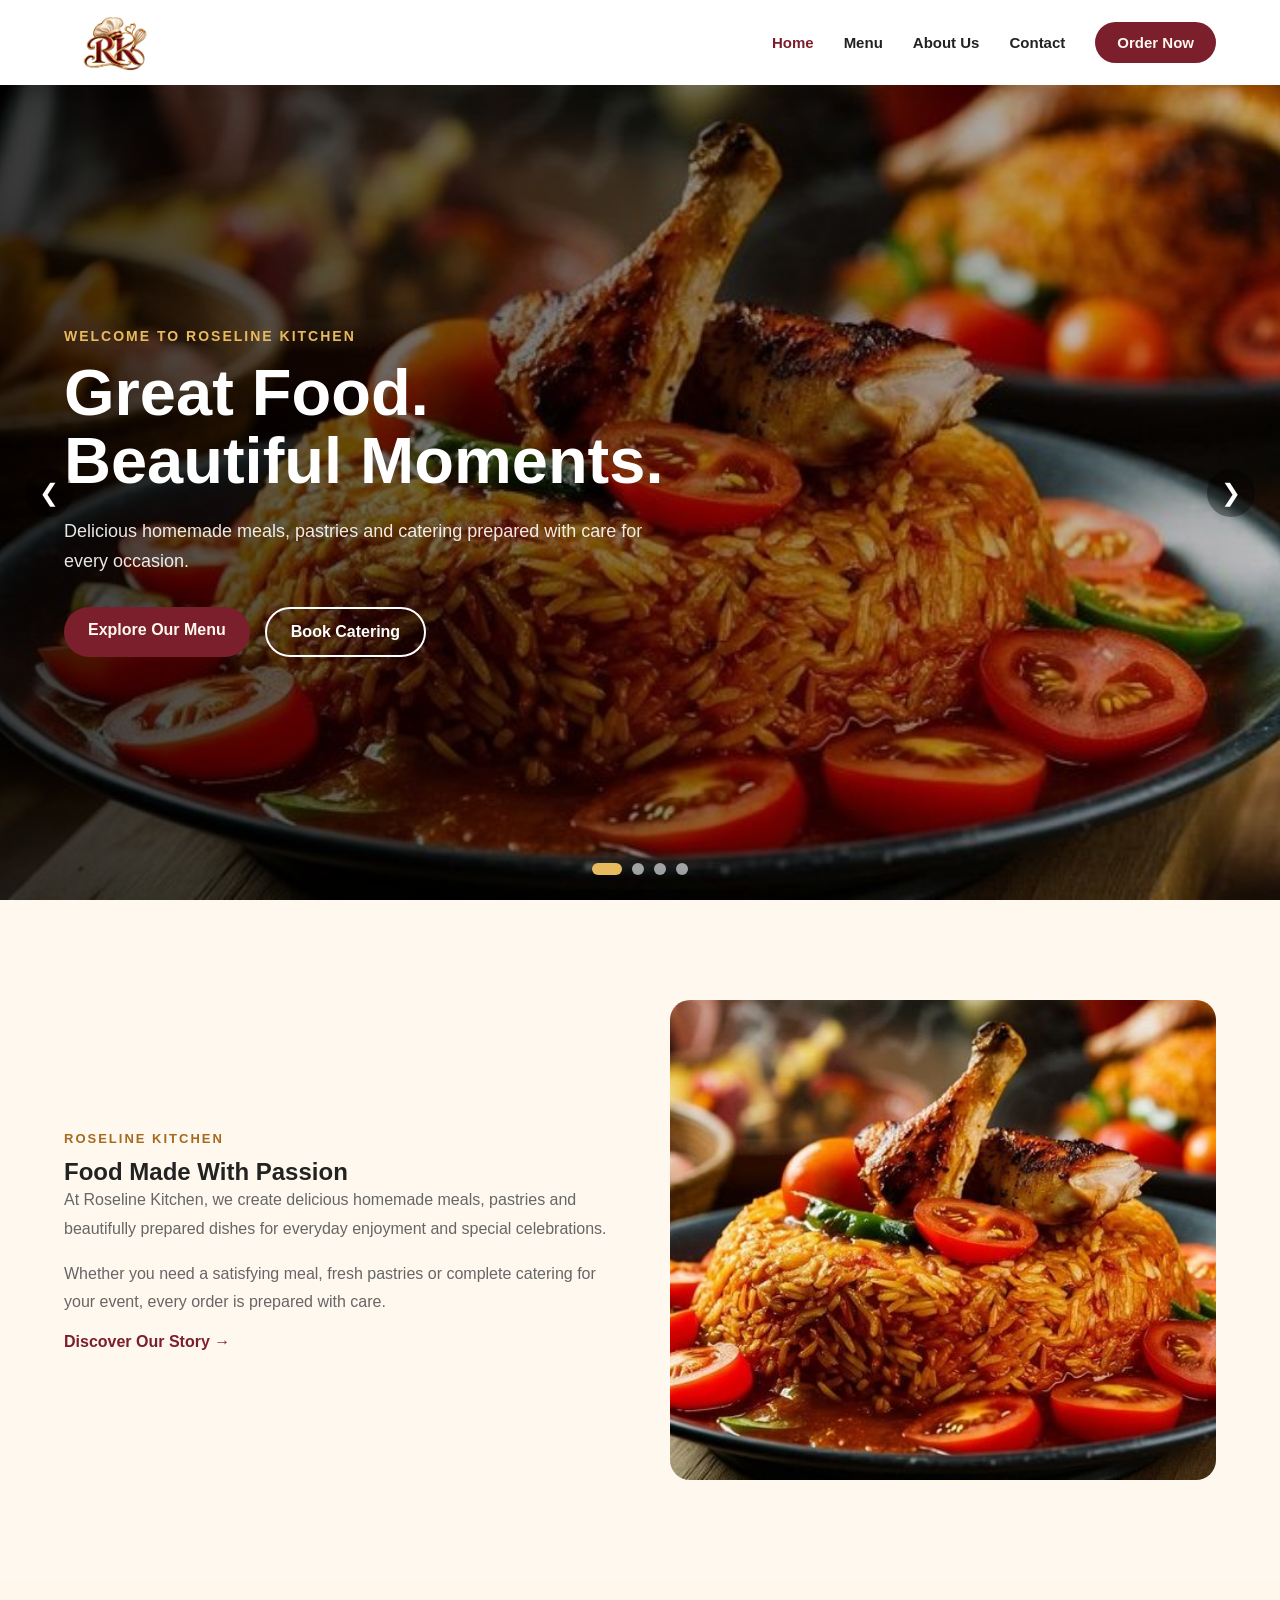
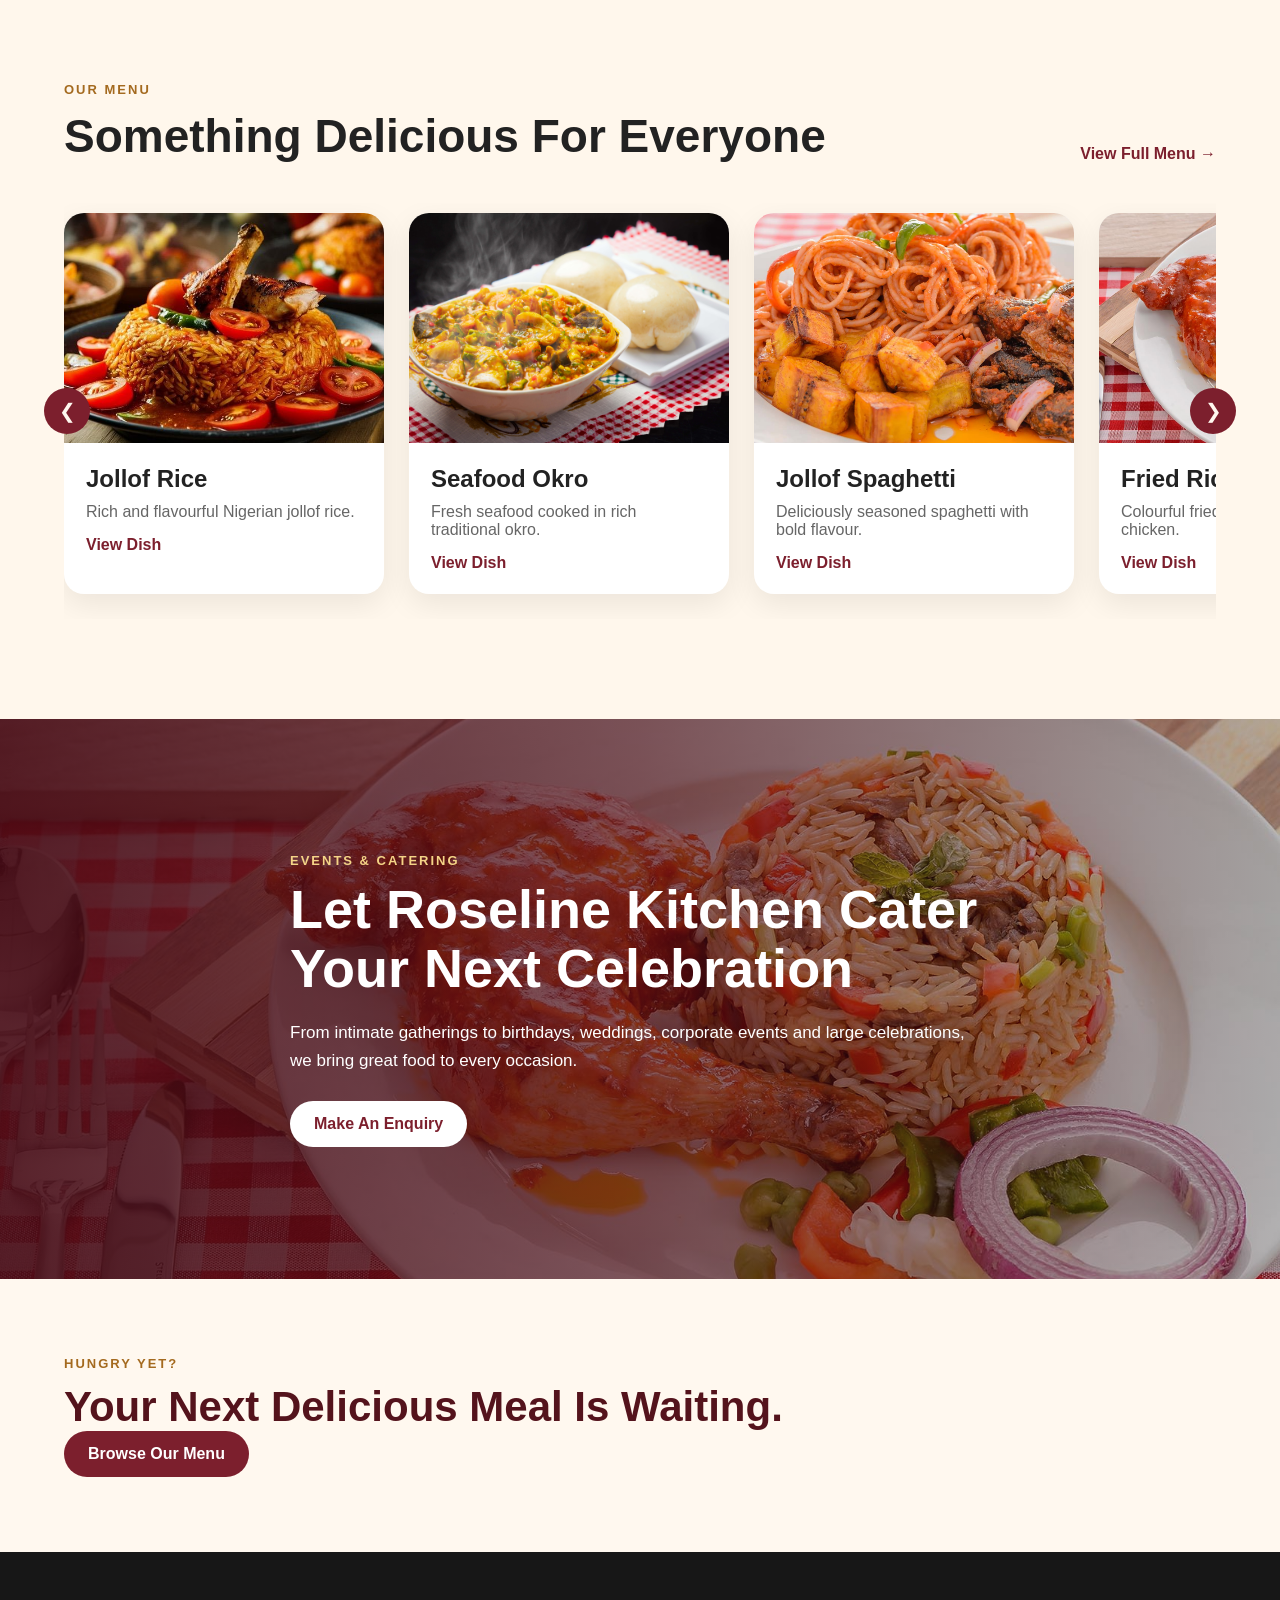
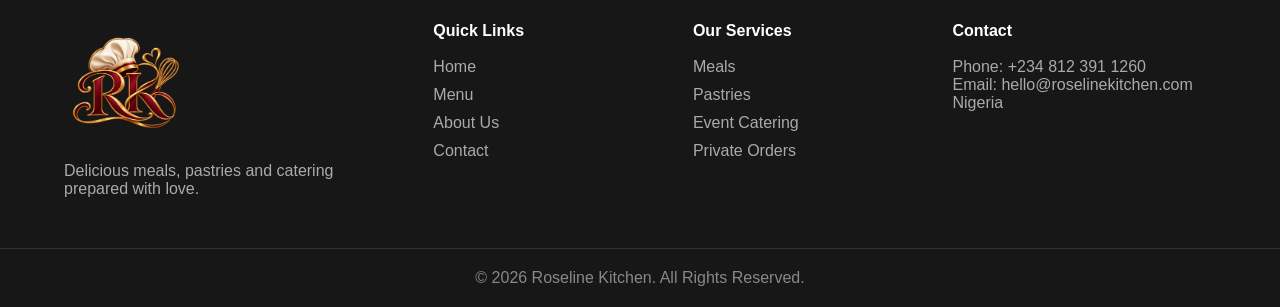
<file: index.html>
<!DOCTYPE html>
<html lang="en">
<head>
    <meta charset="UTF-8">
    <meta name="viewport" content="width=device-width, initial-scale=1.0">

    <title>Roseline Kitchen | Pastries & Catering</title>

    <!-- Favicon -->
    <link rel="icon" type="image/png" href="img/ROSELOGO.png">

    <!-- Google Font -->
    <link rel="preconnect" href="https://fonts.googleapis.com">
    <link rel="preconnect" href="https://fonts.gstatic.com" crossorigin>
    <link href="https://fonts.googleapis.com/css2?family=DM+Sans:wght@400;500;600;700&family=Playfair+Display:wght@600;700&display=swap" rel="stylesheet">

    <!-- CSS -->
    <link rel="stylesheet" href="style.css"> 
</head>

<body>

    <!-- =========================
         HEADER / NAVIGATION
    ========================== -->
    <header class="header">

        <div class="container nav-container">

            <a href="index.html" class="logo">
                <img src="img/ROSELOGO.png" alt="Roseline Kitchen Logo">         </a>

            <nav class="navbar" id="navbar">

                <a href="index.html" class="active">Home</a>
                <a href="menu.html">Menu</a>
                <a href="about.html">About Us</a>
                <a href="contact.html">Contact</a>

                <a href="#" class="order-btn">
                    Order Now
                </a>

            </nav>

            <button class="menu-toggle" id="menuToggle" aria-label="Open Menu">
                <span></span>
                <span></span>
                <span></span>
            </button>

        </div>

    </header>


    <!-- =========================
         HERO SLIDER
    ========================== -->
    <main>

        <section class="hero-slider">

            <div class="slide active">

                <img
                    src="img/jollof landscape.jpg"
                    alt="Jollof Rice"
                    class="slide-image"
                >

                <div class="slide-overlay"></div>

                <div class="slide-content">

                    <p class="hero-small-text">
                        Welcome to Roseline Kitchen
                    </p>

                    <h1>
                        Great Food.<br>
                        Beautiful Moments.
                    </h1>

                    <p class="hero-description">
                        Delicious homemade meals, pastries and catering
                        prepared with care for every occasion.
                    </p>

                    <div class="hero-buttons">

                        <a href="menu.html" class="btn btn-primary">
                            Explore Our Menu
                        </a>

                        <a href="contact.html" class="btn btn-outline">
                            Book Catering
                        </a>

                    </div>

                </div>

            </div>


            <div class="slide">

                <img
                    src="img/okorol.jpg"
                    alt="Seafood Okro"
                    class="slide-image"
                >

                <div class="slide-overlay"></div>

                <div class="slide-content">

                    <p class="hero-small-text">
                        Freshly Prepared
                    </p>

                    <h2>
                        Traditional Taste.<br>
                        Made With Love.
                    </h2>

                    <p class="hero-description">
                        Enjoy comforting Nigerian meals prepared
                        fresh with rich ingredients and unforgettable flavour.
                    </p>

                    <a href="menu.html" class="btn btn-primary">
                        View Menu
                    </a>

                </div>

            </div>


            <div class="slide">

                <img
                    src="img/spagl.jpg"
                    alt="Jollof Spaghetti"
                    class="slide-image"
                >

                <div class="slide-overlay"></div>

                <div class="slide-content">

                    <p class="hero-small-text">
                        Food Everyone Loves
                    </p>

                    <h2>
                        Every Plate<br>
                        Tells A Story.
                    </h2>

                    <p class="hero-description">
                        From everyday favourites to special celebrations,
                        Roseline Kitchen brings flavour to your table.
                    </p>

                    <a href="menu.html" class="btn btn-primary">
                        Discover More
                    </a>

                </div>

            </div>


            <div class="slide">

                <img
                    src="img/chicken friedlandscape.jpg"
                    alt="Fried Rice and Chicken"
                    class="slide-image"
                >

                <div class="slide-overlay"></div>

                <div class="slide-content">

                    <p class="hero-small-text">
                        Catering For Every Occasion
                    </p>

                    <h2>
                        Celebrate With<br>
                        Delicious Food.
                    </h2>

                    <p class="hero-description">
                        Weddings, birthdays, parties and special events
                        deserve food your guests will remember.
                    </p>

                    <a href="contact.html" class="btn btn-primary">
                        Book An Event
                    </a>

                </div>

            </div>


            <!-- Slider arrows -->

            <button class="slider-arrow prev" id="prevSlide">
                &#10094;
            </button>

            <button class="slider-arrow next" id="nextSlide">
                &#10095;
            </button>


            <!-- Slider dots -->

            <div class="slider-dots">

                <button class="dot active" data-slide="0"></button>
                <button class="dot" data-slide="1"></button>
                <button class="dot" data-slide="2"></button>
                <button class="dot" data-slide="3"></button>

            </div>

        </section>



        <!-- =========================
             ABOUT PREVIEW
        ========================== -->

        <section class="home-about">

            <div class="container about-grid">

                <div class="about-content">

                    <span class="section-label">
                        Roseline Kitchen
                    </span>

                    <h2>
                        Food Made With Passion
                    </h2>

                    <p>
                        At Roseline Kitchen, we create delicious homemade
                        meals, pastries and beautifully prepared dishes
                        for everyday enjoyment and special celebrations.
                    </p>

                    <p>
                        Whether you need a satisfying meal, fresh pastries
                        or complete catering for your event, every order
                        is prepared with care.
                    </p>

                    <a href="about.html" class="text-link">
                        Discover Our Story →
                    </a>

                </div>


                <div class="about-image">

                    <img
                        src="img/jollof landscape.jpg"
                        alt="Roseline Kitchen Food"
                    >

                </div>

            </div>

        </section>



        <!-- =========================
             MENU PREVIEW
        ========================== -->

        <section class="menu-preview">

            <div class="container">

                <div class="section-heading">

                    <div>
                        <span class="section-label">
                            Our Menu
                        </span>

                        <h2>
                            Something Delicious For Everyone
                        </h2>
                    </div>

                    <a href="menu.html" class="text-link">
                        View Full Menu →
                    </a>

                </div>


                <div class="menu-scroll-wrapper">

                    <button class="menu-scroll-btn left" id="menuScrollLeft">
                        &#10094;
                    </button>


                    <div class="menu-scroll" id="menuScroll">

                        <article class="food-card">

                            <div class="food-image">
                                <img
                                    src="img/jollof landscape.jpg"
                                    alt="Jollof Rice"
                                >
                            </div>

                            <div class="food-card-content">
                                <h3>Jollof Rice</h3>

                                <p>
                                    Rich and flavourful Nigerian jollof rice.
                                </p>

                                <a href="menu.html">
                                    View Dish
                                </a>
                            </div>

                        </article>


                        <article class="food-card">

                            <div class="food-image">
                                <img
                                    src="img/okorol.jpg"
                                    alt="Seafood Okro"
                                >
                            </div>

                            <div class="food-card-content">
                                <h3>Seafood Okro</h3>

                                <p>
                                    Fresh seafood cooked in rich traditional okro.
                                </p>

                                <a href="menu.html">
                                    View Dish
                                </a>
                            </div>

                        </article>


                        <article class="food-card">

                            <div class="food-image">
                                <img
                                    src="img/spagl.jpg"
                                    alt="Jollof Spaghetti"
                                >
                            </div>

                            <div class="food-card-content">
                                <h3>Jollof Spaghetti</h3>

                                <p>
                                    Deliciously seasoned spaghetti with bold flavour.
                                </p>

                                <a href="menu.html">
                                    View Dish
                                </a>
                            </div>

                        </article>


                        <article class="food-card">

                            <div class="food-image">
                                <img
                                    src="img/chicken friedlandscape.jpg"
                                    alt="Fried Rice and Chicken"
                                >
                            </div>

                            <div class="food-card-content">
                                <h3>Fried Rice & Chicken</h3>

                                <p>
                                    Colourful fried rice served with tasty chicken.
                                </p>

                                <a href="menu.html">
                                    View Dish
                                </a>
                            </div>

                        </article>

                    </div>


                    <button class="menu-scroll-btn right" id="menuScrollRight">
                        &#10095;
                    </button>

                </div>

            </div>

        </section>



        <!-- =========================
             CATERING SECTION
        ========================== -->

        <section class="catering-section">

            <div class="catering-overlay"></div>

            <div class="container catering-content">

                <span class="section-label light">
                    Events & Catering
                </span>

                <h2>
                    Let Roseline Kitchen
                    Cater Your Next Celebration
                </h2>

                <p>
                    From intimate gatherings to birthdays, weddings,
                    corporate events and large celebrations, we bring
                    great food to every occasion.
                </p>

                <a href="contact.html" class="btn btn-light">
                    Make An Enquiry
                </a>

            </div>

        </section>



        <!-- =========================
             CALL TO ACTION
        ========================== -->

        <section class="home-cta">

            <div class="container cta-content">

                <div>

                    <span class="section-label">
                        Hungry Yet?
                    </span>

                    <h2>
                        Your Next Delicious Meal Is Waiting.
                    </h2>

                </div>

                <a href="menu.html" class="btn btn-primary">
                    Browse Our Menu
                </a>

            </div>

        </section>

    </main>



    <!-- =========================
         FOOTER
    ========================== -->

    <footer class="footer">

        <div class="container footer-grid">

            <div class="footer-brand">

                <img
                    src="img/ROSELOGO.png"
                    alt="Roseline Kitchen Logo"
                    class="footer-logo"
                >

                <p>
                    Delicious meals, pastries and catering
                    prepared with love.
                </p>

            </div>


            <div class="footer-links">

                <h4>Quick Links</h4>

                <a href="index.html">Home</a>
                <a href="menu.html">Menu</a>
                <a href="about.html">About Us</a>
                <a href="contact.html">Contact</a>

            </div>


            <div class="footer-links">

                <h4>Our Services</h4>

                <a href="menu.html">Meals</a>
                <a href="menu.html">Pastries</a>
                <a href="contact.html">Event Catering</a>
                <a href="contact.html">Private Orders</a>

            </div>


            <div class="footer-contact">

                <h4>Contact</h4>

                <p>Phone: +234 812 391 1260</p>
                <p>Email: hello@roselinekitchen.com</p>
                <p>Nigeria</p>

            </div>

        </div>


        <div class="footer-bottom">

            <p>
                &copy; <span id="currentYear"></span>
                Roseline Kitchen. All Rights Reserved.
            </p>

        </div>

    </footer>


    <!-- JavaScript -->
    <script src="script.js"></script>

</body>
</html>
</file>
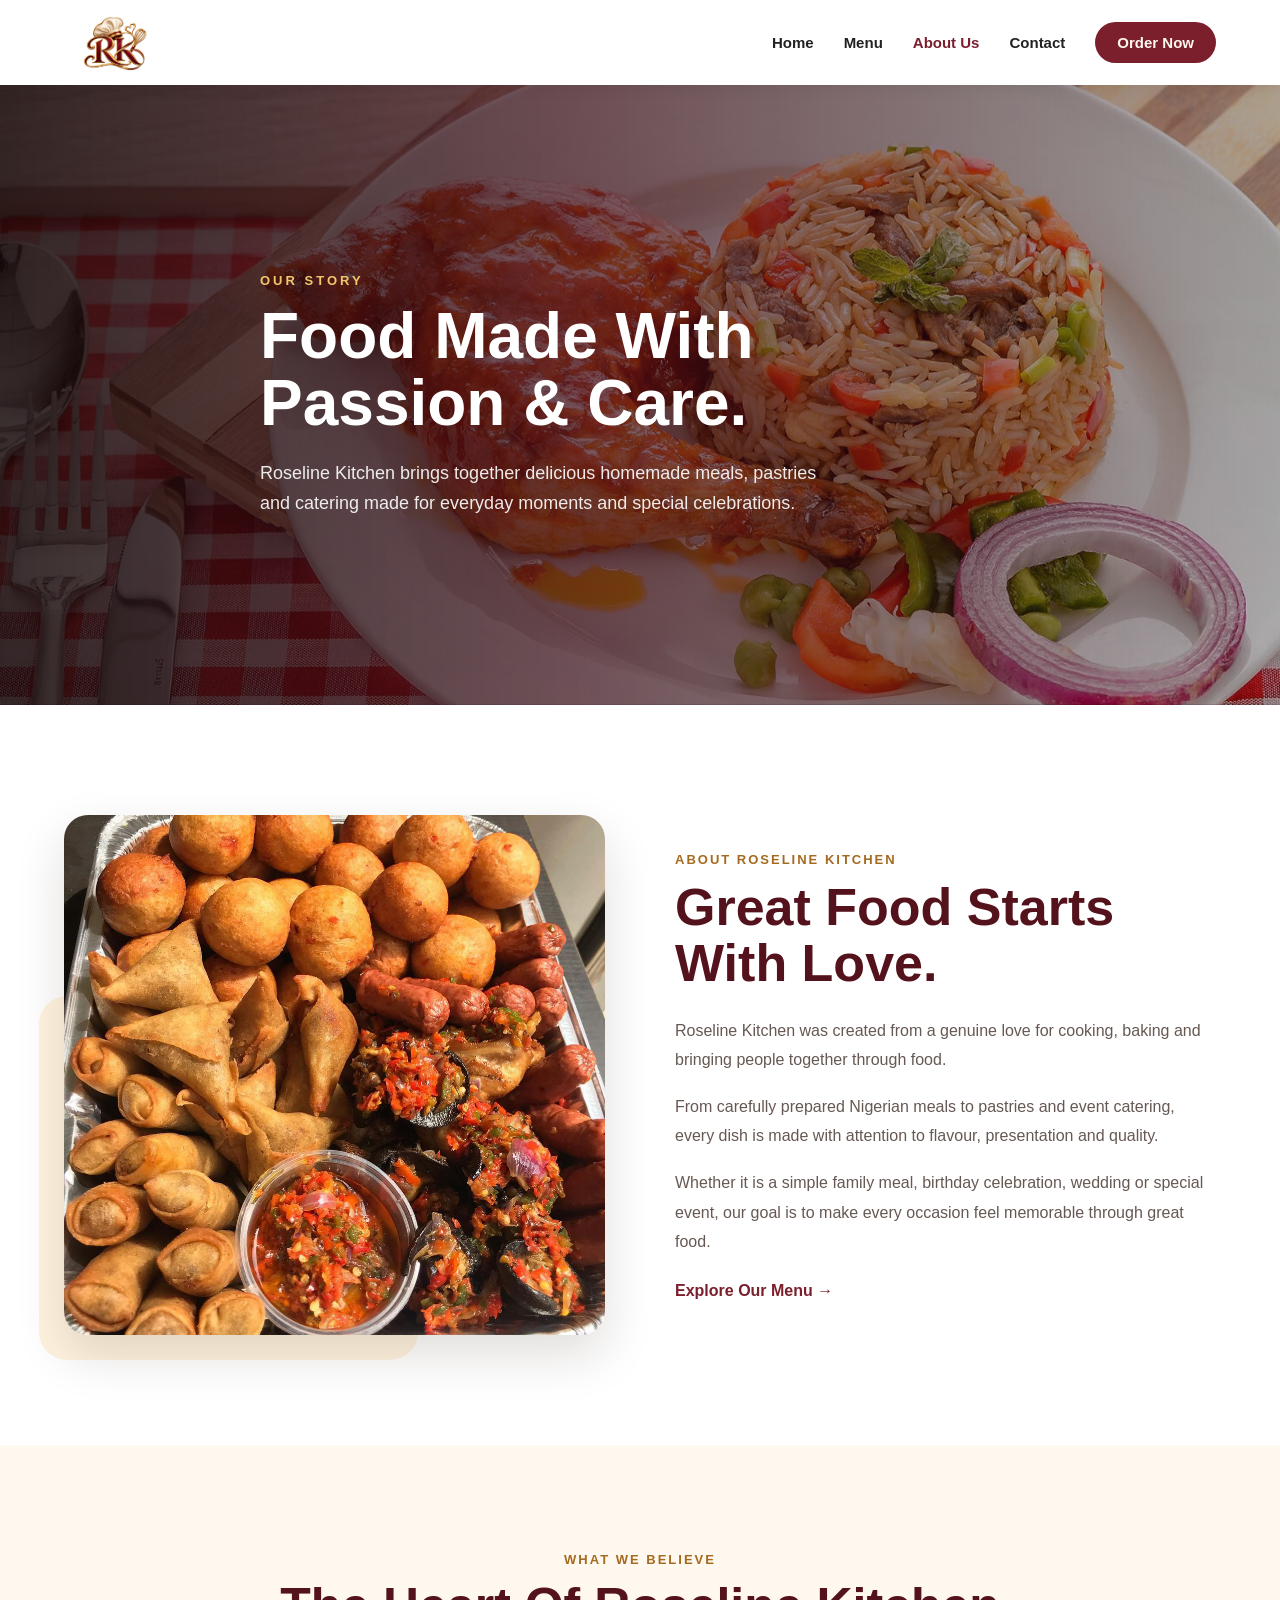
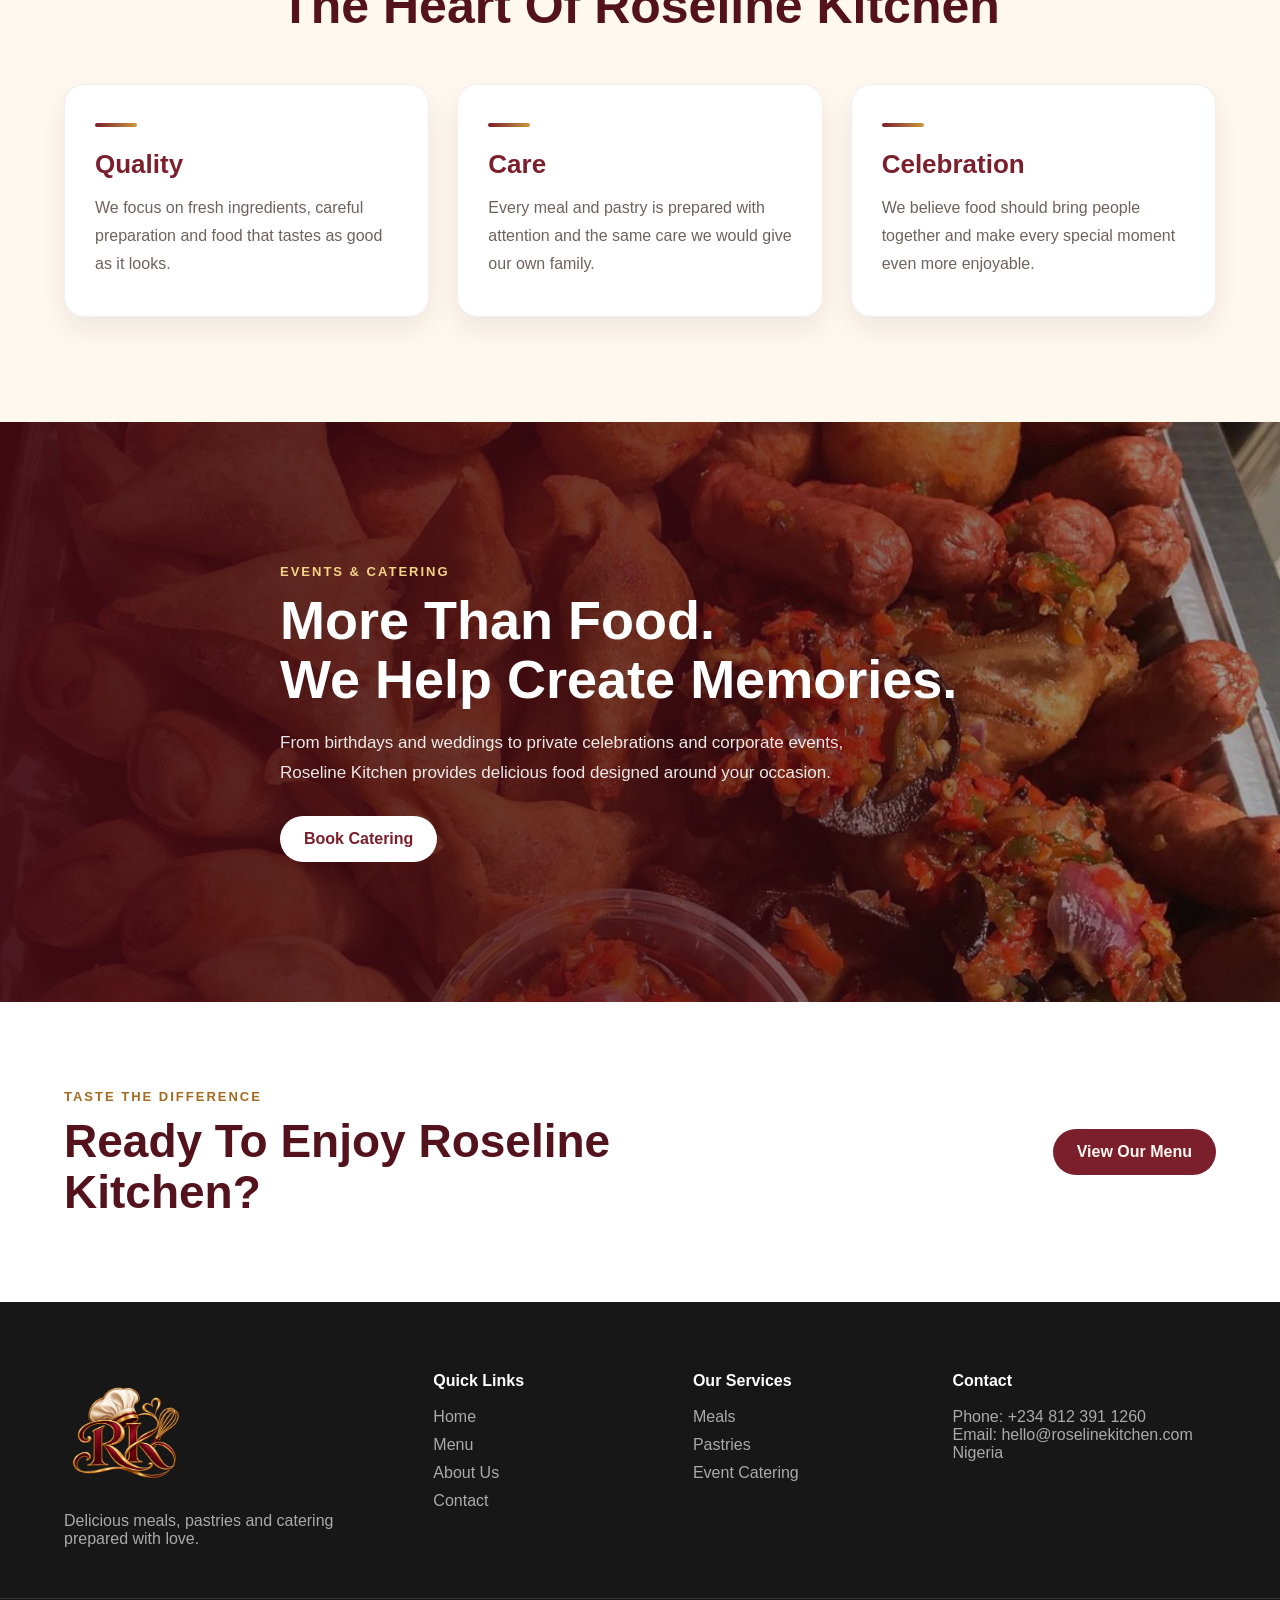
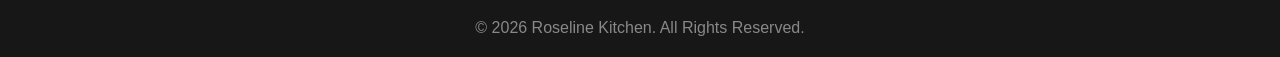
<file: about.html>
<!DOCTYPE html>
<html lang="en">
<head>
    <meta charset="UTF-8">
    <meta name="viewport" content="width=device-width, initial-scale=1.0">

    <title>About Us | Roseline Kitchen</title>

    <link rel="icon" type="image/png" href="img/ROSELOGO.png">
    <link rel="stylesheet" href="style.css">
</head>

<body>

    <!-- HEADER -->
    <header class="header">
        <div class="container nav-container">

            <a href="index.html" class="logo">
                <img src="img/ROSELOGO.png" alt="Roseline Kitchen Logo">
            </a>

            <nav class="navbar" id="navbar">
                <a href="index.html">Home</a>
                <a href="menu.html">Menu</a>
                <a href="about.html" class="active">About Us</a>
                <a href="contact.html">Contact</a>

                <a href="contact.html" class="order-btn">
                    Order Now
                </a>
            </nav>

            <button class="menu-toggle" id="menuToggle" aria-label="Open Menu">
                <span></span>
                <span></span>
                <span></span>
            </button>

        </div>
    </header>


    <!-- ABOUT HERO -->
    <section class="about-hero">

        <img
            src="img/chicken friedlandscape.jpg"
            alt="Roseline Kitchen Food"
            class="about-hero-image"
        >

        <div class="about-hero-overlay"></div>

        <div class="container about-hero-content">

            <span class="about-hero-small">
                Our Story
            </span>

            <h1>
                Food Made With<br>
                Passion & Care.
            </h1>

            <p>
                Roseline Kitchen brings together delicious homemade meals,
                pastries and catering made for everyday moments and special celebrations.
            </p>

        </div>

    </section>


    <!-- OUR STORY -->
    <section class="about-story">

        <div class="container about-story-grid">

            <div class="about-story-image">
                <img
                    src="img/Small chops.png"
                    alt="Roseline Kitchen Meal"
                >
            </div>

            <div class="about-story-content">

                <span class="section-label">
                    About Roseline Kitchen
                </span>

                <h2>
                    Great Food Starts With Love.
                </h2>

                <p>
                    Roseline Kitchen was created from a genuine love for cooking,
                    baking and bringing people together through food.
                </p>

                <p>
                    From carefully prepared Nigerian meals to pastries and event
                    catering, every dish is made with attention to flavour,
                    presentation and quality.
                </p>

                <p>
                    Whether it is a simple family meal, birthday celebration,
                    wedding or special event, our goal is to make every occasion
                    feel memorable through great food.
                </p>

                <a href="menu.html" class="text-link">
                    Explore Our Menu →
                </a>

            </div>

        </div>

    </section>


    <!-- VALUES -->
    <section class="about-values">

        <div class="container">

            <div class="about-values-heading">

                <span class="section-label">
                    What We Believe
                </span>

                <h2>
                    The Heart Of Roseline Kitchen
                </h2>

            </div>

            <div class="values-grid">

                <article class="value-card">
                    <h3>Quality</h3>

                    <p>
                        We focus on fresh ingredients, careful preparation
                        and food that tastes as good as it looks.
                    </p>
                </article>

                <article class="value-card">
                    <h3>Care</h3>

                    <p>
                        Every meal and pastry is prepared with attention
                        and the same care we would give our own family.
                    </p>
                </article>

                <article class="value-card">
                    <h3>Celebration</h3>

                    <p>
                        We believe food should bring people together
                        and make every special moment even more enjoyable.
                    </p>
                </article>

            </div>

        </div>

    </section>


    <!-- CATERING STORY -->
    <section class="about-catering">

        <div class="about-catering-overlay"></div>

        <div class="container about-catering-content">

            <span class="section-label light">
                Events & Catering
            </span>

            <h2>
                More Than Food.<br>
                We Help Create Memories.
            </h2>

            <p>
                From birthdays and weddings to private celebrations
                and corporate events, Roseline Kitchen provides
                delicious food designed around your occasion.
            </p>

            <a href="contact.html" class="btn btn-light">
                Book Catering
            </a>

        </div>

    </section>


    <!-- CTA -->
    <section class="about-cta">

        <div class="container about-cta-content">

            <div>

                <span class="section-label">
                    Taste The Difference
                </span>

                <h2>
                    Ready To Enjoy Roseline Kitchen?
                </h2>

            </div>

            <a href="menu.html" class="btn btn-primary">
                View Our Menu
            </a>

        </div>

    </section>


    <!-- FOOTER -->
    <footer class="footer">

        <div class="container footer-grid">

            <div class="footer-brand">

                <img
                    src="img/ROSELOGO.png"
                    alt="Roseline Kitchen Logo"
                    class="footer-logo"
                >

                <p>
                    Delicious meals, pastries and catering
                    prepared with love.
                </p>

            </div>

            <div class="footer-links">

                <h4>Quick Links</h4>

                <a href="index.html">Home</a>
                <a href="menu.html">Menu</a>
                <a href="about.html">About Us</a>
                <a href="contact.html">Contact</a>

            </div>

            <div class="footer-links">

                <h4>Our Services</h4>

                <a href="menu.html">Meals</a>
                <a href="menu.html">Pastries</a>
                <a href="contact.html">Event Catering</a>

            </div>

            <div class="footer-contact">

                <h4>Contact</h4>

                <p>Phone: +234 812 391 1260</p>
                <p>Email: hello@roselinekitchen.com</p>
                <p>Nigeria</p>

            </div>

        </div>

        <div class="footer-bottom">

            <p>
                &copy; <span id="currentYear"></span>
                Roseline Kitchen. All Rights Reserved.
            </p>

        </div>

    </footer>

    <script src="script.js"></script>

</body>
</html>
</file>
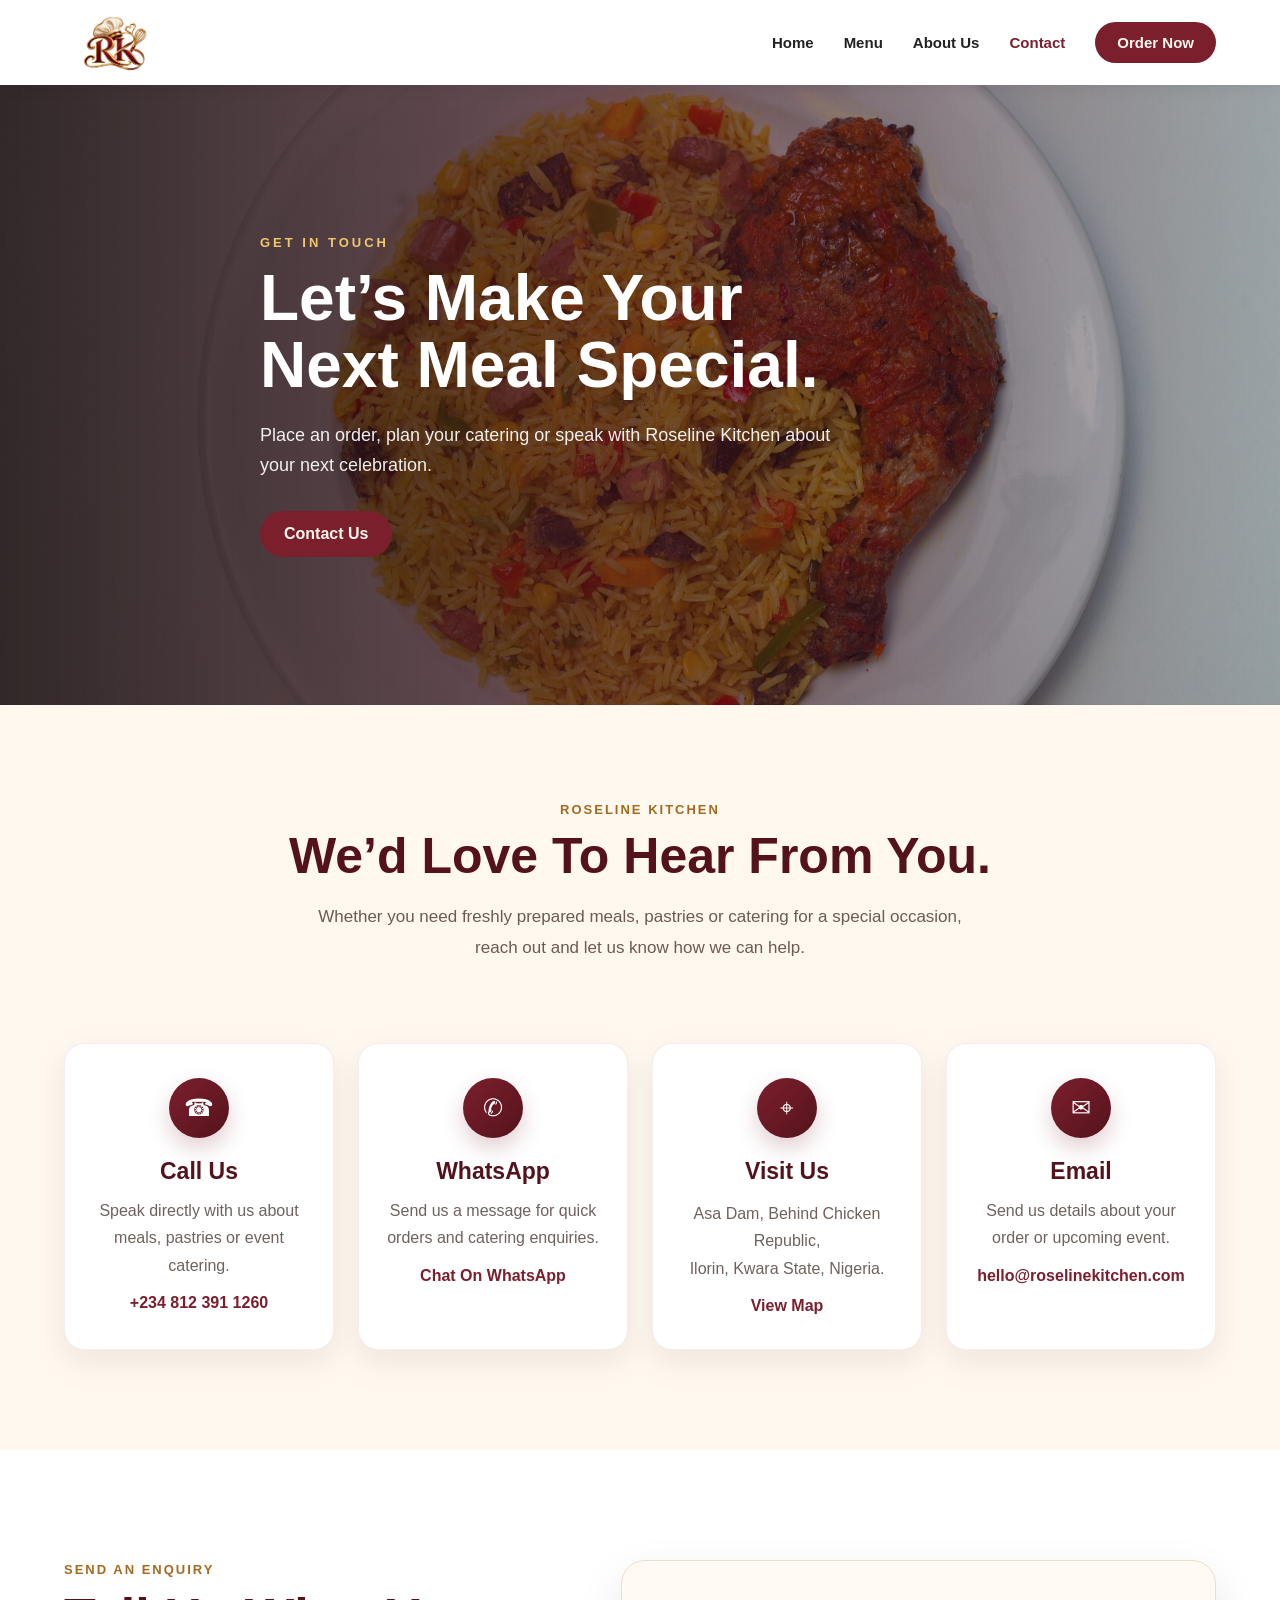
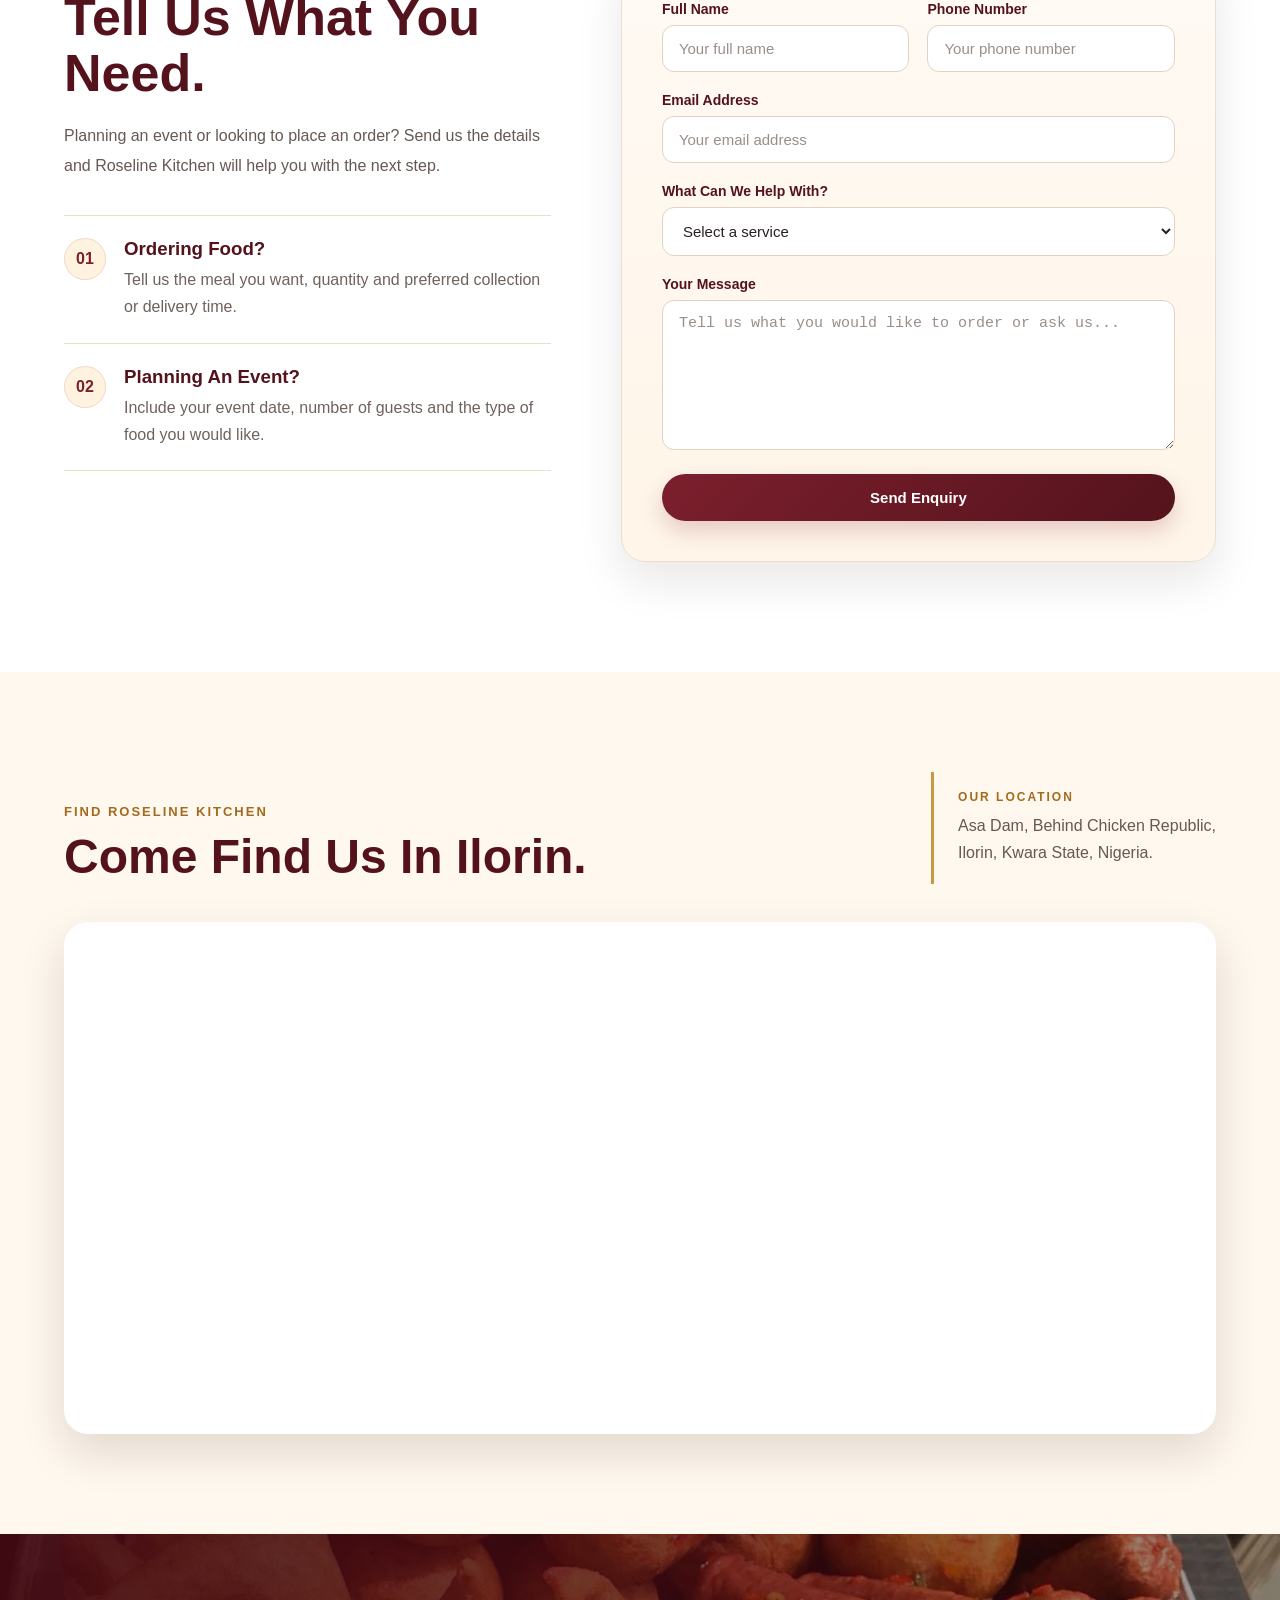
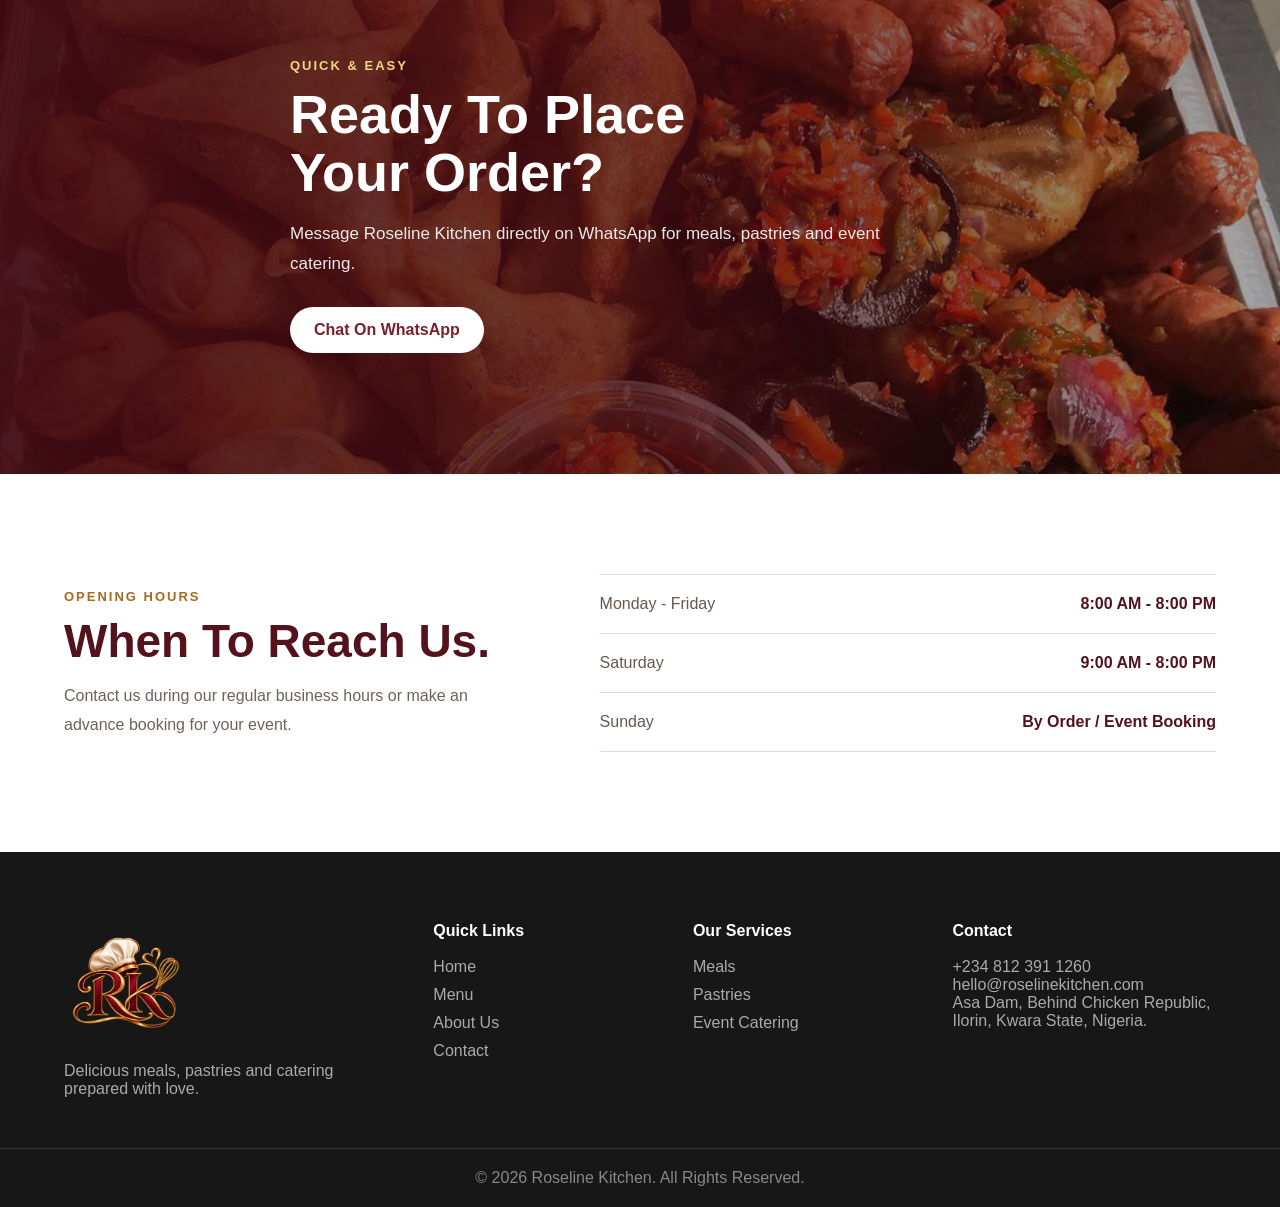
<file: contact.html>
<!DOCTYPE html>
<html lang="en">

<head>
    <meta charset="UTF-8">
    <meta name="viewport" content="width=device-width, initial-scale=1.0">

    <title>Contact | Roseline Kitchen</title>

    <!-- Favicon -->
    <link rel="icon" type="image/png" href="img/ROSELOGO.png">

    <!-- CSS -->
    <link rel="stylesheet" href="style.css">
</head>

<body>


    <!-- =========================
         HEADER
    ========================== -->

    <header class="header">

        <div class="container nav-container">

            <a href="index.html" class="logo">
                <img
                    src="img/ROSELOGO.png"
                    alt="Roseline Kitchen Logo"
                >
            </a>

            <nav class="navbar" id="navbar">

                <a href="index.html">
                    Home
                </a>

                <a href="menu.html">
                    Menu
                </a>

                <a href="about.html">
                    About Us
                </a>

                <a href="contact.html" class="active">
                    Contact
                </a>

                <a href="#contact-form" class="order-btn">
                    Order Now
                </a>

            </nav>

            <button
                class="menu-toggle"
                id="menuToggle"
                aria-label="Open Menu"
            >
                <span></span>
                <span></span>
                <span></span>
            </button>

        </div>

    </header>



    <!-- =========================
         CONTACT HERO
    ========================== -->

    <section class="contact-hero">

        <img
            src="img/fiesta grill.jpg"
            alt="Roseline Kitchen Food"
            class="contact-hero-image"
        >

        <div class="contact-hero-overlay"></div>

        <div class="container contact-hero-content">

            <span class="contact-hero-small">
                Get In Touch
            </span>

            <h1>
                Let’s Make Your<br>
                Next Meal Special.
            </h1>

            <p>
                Place an order, plan your catering or speak
                with Roseline Kitchen about your next celebration.
            </p>

            <a href="#contact-details" class="btn btn-primary">
                Contact Us
            </a>

        </div>

    </section>



    <!-- =========================
         CONTACT INTRO
    ========================== -->

    <section
        class="contact-intro-section"
        id="contact-details"
    >

        <div class="container contact-intro">

            <span class="section-label">
                Roseline Kitchen
            </span>

            <h2>
                We’d Love To Hear From You.
            </h2>

            <p>
                Whether you need freshly prepared meals,
                pastries or catering for a special occasion,
                reach out and let us know how we can help.
            </p>

        </div>

    </section>



    <!-- =========================
         CONTACT CARDS
    ========================== -->

    <section class="contact-details-section">

        <div class="container contact-cards">


            <!-- CALL -->

            <article class="contact-card">

                <div class="contact-icon">
                    ☎
                </div>

                <h3>
                    Call Us
                </h3>

                <p>
                    Speak directly with us about meals,
                    pastries or event catering.
                </p>

                <a href="tel:+234 812 391 1260">
                    +234 812 391 1260
                </a>

            </article>



            <!-- WHATSAPP -->

            <article class="contact-card">

                <div class="contact-icon">
                    ✆
                </div>

                <h3>
                    WhatsApp
                </h3>

                <p>
                    Send us a message for quick orders
                    and catering enquiries.
                </p>

                <a
                    href="https://wa.me/234 812 391 1260"
                    target="_blank"
                    rel="noopener noreferrer"
                >
                    Chat On WhatsApp
                </a>

            </article>



            <!-- LOCATION -->

            <article class="contact-card">

                <div class="contact-icon">
                    ⌖
                </div>

                <h3>
                    Visit Us
                </h3>

                <p>
                    <p>
                      Asa Dam, Behind Chicken Republic,<br>
                      Ilorin, Kwara State, Nigeria.
                    </p>
                </p>

                <a href="#location-map">
                    View Map
                </a>

            </article>



            <!-- EMAIL -->

            <article class="contact-card">

                <div class="contact-icon">
                    ✉
                </div>

                <h3>
                    Email
                </h3>

                <p>
                    Send us details about your order
                    or upcoming event.
                </p>

                <a href="mailto:hello@roselinekitchen.com">
                    hello@roselinekitchen.com
                </a>

            </article>


        </div>

    </section>



    <!-- =========================
         CONTACT FORM
    ========================== -->

    <section
        class="contact-form-section"
        id="contact-form"
    >

        <div class="container contact-form-grid">


            <!-- LEFT CONTENT -->

            <div class="contact-form-content">

                <span class="section-label">
                    Send An Enquiry
                </span>

                <h2>
                    Tell Us What You Need.
                </h2>

                <p>
                    Planning an event or looking to place an order?
                    Send us the details and Roseline Kitchen will
                    help you with the next step.
                </p>


                <div class="contact-note">

                    <span class="contact-note-number">
                        01
                    </span>

                    <div>

                        <h3>
                            Ordering Food?
                        </h3>

                        <p>
                            Tell us the meal you want,
                            quantity and preferred collection
                            or delivery time.
                        </p>

                    </div>

                </div>


                <div class="contact-note">

                    <span class="contact-note-number">
                        02
                    </span>

                    <div>

                        <h3>
                            Planning An Event?
                        </h3>

                        <p>
                            Include your event date,
                            number of guests and the type
                            of food you would like.
                        </p>

                    </div>

                </div>

            </div>



            <!-- FORM -->

            <form
                class="contact-form"
                id="roselineContactForm"
            >

                <div class="form-row">


                    <div class="form-group">

                        <label for="name">
                            Full Name
                        </label>

                        <input
                            type="text"
                            id="name"
                            name="name"
                            placeholder="Your full name"
                            required
                        >

                    </div>


                    <div class="form-group">

                        <label for="phone">
                            Phone Number
                        </label>

                        <input
                            type="tel"
                            id="phone"
                            name="phone"
                            placeholder="Your phone number"
                            required
                        >

                    </div>


                </div>



                <div class="form-group">

                    <label for="email">
                        Email Address
                    </label>

                    <input
                        type="email"
                        id="email"
                        name="email"
                        placeholder="Your email address"
                    >

                </div>



                <div class="form-group">

                    <label for="service">
                        What Can We Help With?
                    </label>

                    <select
                        id="service"
                        name="service"
                        required
                    >

                        <option value="">
                            Select a service
                        </option>

                        <option value="Meal Order">
                            Meal Order
                        </option>

                        <option value="Pastries">
                            Pastries
                        </option>

                        <option value="Cake Order">
                            Cake Order
                        </option>

                        <option value="Small Chops">
                            Small Chops
                        </option>

                        <option value="Event Catering">
                            Event Catering
                        </option>

                        <option value="Other Enquiry">
                            Other Enquiry
                        </option>

                    </select>

                </div>



                <div class="form-group">

                    <label for="message">
                        Your Message
                    </label>

                    <textarea
                        id="message"
                        name="message"
                        rows="6"
                        placeholder="Tell us what you would like to order or ask us..."
                        required
                    ></textarea>

                </div>



                <button
                    type="submit"
                    class="contact-submit-btn"
                >
                    Send Enquiry
                </button>

            </form>

        </div>

    </section>



    <!-- =========================
         LOCATION / MAP
    ========================== -->

    <section
        class="location-section"
        id="location-map"
    >

        <div class="container">


            <div class="location-heading">


                <div>

                    <span class="section-label">
                        Find Roseline Kitchen
                    </span>

                    <h2>
                        Come Find Us In Ilorin.
                    </h2>

                </div>


                <div class="location-address">

                    <span>
                        Our Location
                    </span>

                    <p>
                      Asa Dam, Behind Chicken Republic,<br>
                      Ilorin, Kwara State, Nigeria.
                    </p>
                </div>


            </div>



           <div class="map-wrapper">

               <iframe
                src="https://maps.google.com/maps?q=Chicken%20Republic%20Asa%20Dam%20Road%20Ilorin%20Kwara%20State%20Nigeria&t=&z=16&ie=UTF8&iwloc=&output=embed"
                width="100%"
                height="500"
                style="border:0;"
                allowfullscreen=""
                loading="lazy"
                title="Roseline Kitchen Location">
              </iframe>

           </div>

        </div>

    </section>



    <!-- =========================
         WHATSAPP CTA
    ========================== -->

    <section class="contact-whatsapp">

        <div class="contact-whatsapp-overlay"></div>


        <div class="container contact-whatsapp-content">

            <span class="section-label light">
                Quick & Easy
            </span>

            <h2>
                Ready To Place<br>
                Your Order?
            </h2>

            <p>
                Message Roseline Kitchen directly on WhatsApp
                for meals, pastries and event catering.
            </p>

            <a
                href="https://wa.me/234 812 391 1260"
                target="_blank"
                rel="noopener noreferrer"
                class="btn btn-light"
            >
                Chat On WhatsApp
            </a>

        </div>

    </section>



    <!-- =========================
         OPENING HOURS
    ========================== -->

    <section class="opening-hours">

        <div class="container opening-hours-content">


            <div class="opening-hours-heading">

                <span class="section-label">
                    Opening Hours
                </span>

                <h2>
                    When To Reach Us.
                </h2>

                <p>
                    Contact us during our regular business hours
                    or make an advance booking for your event.
                </p>

            </div>


            <div class="hours-list">


                <div class="hours-row">

                    <span>
                        Monday - Friday
                    </span>

                    <strong>
                        8:00 AM - 8:00 PM
                    </strong>

                </div>


                <div class="hours-row">

                    <span>
                        Saturday
                    </span>

                    <strong>
                        9:00 AM - 8:00 PM
                    </strong>

                </div>


                <div class="hours-row">

                    <span>
                        Sunday
                    </span>

                    <strong>
                        By Order / Event Booking
                    </strong>

                </div>


            </div>

        </div>

    </section>



    <!-- =========================
         FOOTER
    ========================== -->

    <footer class="footer">

        <div class="container footer-grid">


            <div class="footer-brand">

                <img
                    src="img/ROSELOGO.png"
                    alt="Roseline Kitchen Logo"
                    class="footer-logo"
                >

                <p>
                    Delicious meals, pastries and catering
                    prepared with love.
                </p>

            </div>



            <div class="footer-links">

                <h4>
                    Quick Links
                </h4>

                <a href="index.html">
                    Home
                </a>

                <a href="menu.html">
                    Menu
                </a>

                <a href="about.html">
                    About Us
                </a>

                <a href="contact.html">
                    Contact
                </a>

            </div>



            <div class="footer-links">

                <h4>
                    Our Services
                </h4>

                <a href="menu.html">
                    Meals
                </a>

                <a href="menu.html">
                    Pastries
                </a>

                <a href="contact.html">
                    Event Catering
                </a>

            </div>



            <div class="footer-contact">

                <h4>
                    Contact
                </h4>

                <p>
                    +234 812 391 1260
                </p>

                <p>
                    hello@roselinekitchen.com
                </p>

                <p>
                     Asa Dam, Behind Chicken Republic,<br>
                      Ilorin, Kwara State, Nigeria.
                </p>

            </div>


        </div>



        <div class="footer-bottom">

            <p>
                &copy;
                <span id="currentYear"></span>
                Roseline Kitchen.
                All Rights Reserved.
            </p>

        </div>

    </footer>


    <!-- JavaScript -->
    <script src="script.js"></script>

</body>

</html>
</file>
<file: style.css>
/* =========================
   GENERAL RESET
========================= */
* {
    margin: 0;
    padding: 0;
    box-sizing: border-box;
}

html {
    scroll-behavior: smooth;
}

body {
    font-family: Arial, sans-serif;
    color: #222;
    background: #ffffff;
    overflow-x: hidden;
}

img {
    display: block;
    width: 100%;
}

a {
    text-decoration: none;
    color: inherit;
}

button {
    font-family: inherit;
    cursor: pointer;
}

.container {
    width: 90%;
    max-width: 1200px;
    margin: auto;
}


/* =========================
   HEADER
========================= */

.header {
    width: 100%;
    background: #ffffff;
    position: fixed;
    top: 0;
    left: 0;
    z-index: 1000;
    box-shadow: 0 2px 15px rgba(0, 0, 0, 0.08);
}

.nav-container {
    min-height: 85px;
    display: flex;
    justify-content: space-between;
    align-items: center;
}

.logo img {
    width: 100px;
    height: 70px;
    object-fit: contain;
}

.navbar {
    display: flex;
    align-items: center;
    gap: 30px;
}

.navbar a {
    font-weight: 600;
    font-size: 15px;
    transition: 0.3s ease;
}

.navbar a:hover,
.navbar a.active {
    color: #7c1f2d;
}

.order-btn {
    background: #7c1f2d;
    color: #fff8ef !important;
    padding: 12px 22px;
    border-radius: 25px;
}

.order-btn:hover {
    background: #54131c;
    color: #ffffff !important;
}


/* =========================
   MOBILE MENU BUTTON
========================= */

.menu-toggle {
    display: none;
    border: none;
    background: none;
}

.menu-toggle span {
    width: 28px;
    height: 3px;
    background: #222;
    display: block;
    margin: 5px 0;
    border-radius: 10px;
}


/* =========================
   SMOOTH HERO SLIDER
========================= */

.hero-slider {
    position: relative;
    height: calc(100vh - 85px);
    min-height: 620px;
    margin-top: 85px;
    overflow: hidden;

    /* prevents white flash */
    background: #111;
}

.slide {
    position: absolute;
    inset: 0;
    width: 100%;
    height: 100%;

    opacity: 0;

    /*
    Keep slides present instead of visibility:hidden.
    This prevents the white flash between images.
    */
    visibility: visible;

    pointer-events: none;

    transition:
        opacity 1.2s ease-in-out;
}

.slide.active {
    opacity: 1;
    z-index: 2;
    pointer-events: auto;
}

.slide-image {
    position: absolute;
    inset: 0;

    width: 100%;
    height: 100%;

    object-fit: cover;

    transform: scale(1.04);

    transition:
        transform 8s ease;
}

/* gentle image movement */

.slide.active .slide-image {
    transform: scale(1);
}


.slide-overlay {
    position: absolute;
    inset: 0;
    z-index: 1;

    background: linear-gradient(
        90deg,
        rgba(0, 0, 0, 0.76),
        rgba(0, 0, 0, 0.45),
        rgba(0, 0, 0, 0.15)
    );
}


/* =========================
   HERO CONTENT
========================= */

.slide-content {
    position: relative;
    z-index: 3;

    width: 90%;
    max-width: 1200px;

    height: 100%;
    margin: auto;

    display: flex;
    flex-direction: column;
    justify-content: center;
    align-items: flex-start;

    color: #ffffff;
}
.hero-small-text {
    color: #e8ba5e;
    font-size: 14px;
    font-weight: 700;
    text-transform: uppercase;
    letter-spacing: 2px;
    margin-bottom: 15px;
}

.slide-content h1,
.slide-content h2 {
    font-size: 65px;
    line-height: 1.05;
    max-width: 800px;
    margin-bottom: 20px;
}

.hero-description {
    font-size: 18px;
    max-width: 580px;
    line-height: 1.7;
    margin-bottom: 30px;
    color: rgba(255, 255, 255, 0.9);
}

.hero-buttons {
    display: flex;
    gap: 15px;
}
/* =========================
   HERO TEXT ANIMATION
========================= */

.slide-content .hero-small-text,
.slide-content h1,
.slide-content h2,
.slide-content .hero-description,
.slide-content .hero-buttons,
.slide-content > .btn {
    opacity: 0;
    transform: translateY(35px);
}


/* Small heading */

.slide.active .hero-small-text {
    animation: heroTextUp 0.7s ease forwards;
    animation-delay: 0.25s;
}


/* Main heading */

.slide.active h1,
.slide.active h2 {
    animation: heroTextUp 0.8s ease forwards;
    animation-delay: 0.45s;
}


/* Description */

.slide.active .hero-description {
    animation: heroTextUp 0.8s ease forwards;
    animation-delay: 0.7s;
}


/* Buttons */

.slide.active .hero-buttons,
.slide.active .slide-content > .btn {
    animation: heroTextUp 0.8s ease forwards;
    animation-delay: 0.95s;
}


/* Animation */

@keyframes heroTextUp {

    from {
        opacity: 0;
        transform: translateY(35px);
    }

    to {
        opacity: 1;
        transform: translateY(0);
    }

}

/* =========================
   BUTTONS
========================= */

.btn {
    display: inline-block;
    padding: 14px 24px;
    border-radius: 30px;
    font-weight: 700;
    transition: 0.3s ease;
}

.btn-primary {
    background: #7c1f2d;
    color: #fff8ef;
}

.btn-primary:hover {
    background: #54131c;
    color: #ffffff;
    transform: translateY(-2px);
}

.btn-outline {
    border: 2px solid white;
    color: white;
}

.btn-outline:hover {
    background: white;
    color: #7c1f2d;
}

.btn-light {
    background: white;
    color: #7c1f2d;
}


/* =========================
   SLIDER ARROWS
========================= */

.slider-arrow {
    position: absolute;
    top: 50%;
    transform: translateY(-50%);
    z-index: 20;

    width: 48px;
    height: 48px;
    border: none;
    border-radius: 50%;

    background: rgba(0, 0, 0, 0.35);
    color: white;
    font-size: 24px;

    transition: 0.3s;
}

.slider-arrow:hover {
    background: #7c1f2d;
}

.slider-arrow.prev {
    left: 25px;
}

.slider-arrow.next {
    right: 25px;
}


/* =========================
   SLIDER DOTS
========================= */

.slider-dots {
    position: absolute;
    bottom: 25px;
    left: 50%;
    transform: translateX(-50%);

    display: flex;
    gap: 10px;
    z-index: 20;
}

.dot {
    width: 12px;
    height: 12px;
    border-radius: 50%;
    border: none;
    background: rgba(255, 255, 255, 0.6);
}

.dot.active {
    width: 30px;
    border-radius: 20px;
    background: #e8ba5e;
}


/* =========================
   ABOUT SECTION
========================= */

.home-about {
    padding: 100px 0;
    background: #fff8ef;
}

.about-grid {
    display: grid;
    grid-template-columns: 1fr 1fr;
    gap: 60px;
    align-items: center;
}

.section-label {
    color: #a46a1f;
    text-transform: uppercase;
    font-size: 13px;
    letter-spacing: 2px;
    font-weight: bold;
    margin-bottom: 12px;
    display: inline-block;
}
.about-content p {
    color: #5f514c;
    margin-bottom: 16px;
    line-height: 1.8;
}

.about-content p {
    color: #666;
    margin-bottom: 16px;
    line-height: 1.8;
}

.about-image img {
    height: 480px;
    object-fit: cover;
    border-radius: 20px;
}

.text-link {
    color: #7c1f2d;
    font-weight: 700;
}

/* =========================
   MENU SECTION
========================= */

.menu-preview {
    background: #fff7ec;
    padding: 100px 0;
}

.section-heading {
    display: flex;
    justify-content: space-between;
    align-items: end;
    gap: 20px;
    margin-bottom: 40px;
}

.section-heading h2 {
    font-size: 46px;
}

.menu-scroll-wrapper {
    position: relative;
}

.menu-scroll {
    display: flex;
    gap: 25px;

    overflow-x: auto;
    scroll-behavior: smooth;

    scroll-snap-type: x mandatory;
    scrollbar-width: none;

    padding: 10px 5px 25px;
}

.menu-scroll::-webkit-scrollbar {
    display: none;
}

.food-card {
    min-width: 320px;
    background: white;
    border-radius: 20px;
    overflow: hidden;

    scroll-snap-align: start;

    box-shadow: 0 10px 30px rgba(0, 0, 0, 0.08);
    transition: 0.3s ease;
}

.food-card:hover {
    transform: translateY(-8px);
}

.food-image {
    height: 230px;
    overflow: hidden;
}

.food-image img {
    width: 100%;
    height: 100%;
    object-fit: cover;
    transition: 0.4s;
}

.food-card:hover img {
    transform: scale(1.06);
}

.food-card-content {
    padding: 22px;
}

.food-card-content h3 {
    margin-bottom: 10px;
    font-size: 24px;
}

.food-card-content p {
    color: #666;
    margin-bottom: 15px;
}

.food-card-content a {
    color: #7c1f2d;
    font-weight: bold;
}


/* MENU ARROWS */

.menu-scroll-btn {
    position: absolute;
    top: 50%;
    transform: translateY(-50%);

    width: 46px;
    height: 46px;

    border: none;
    border-radius: 50%;

    background: #7c1f2d;
    color: #fff8ef;
    z-index: 20;

    font-size: 20px;
}

.menu-scroll-btn.left {
    left: -20px;
}

.menu-scroll-btn.right {
    right: -20px;
}


/* =========================
   CATERING
========================= */

.catering-section {
    position: relative;
    min-height: 560px;

    display: flex;
    align-items: center;

    background-image: url("../img/chicken friedlandscape.jpg");
    background-size: cover;
    background-position: center;
}

.catering-overlay {
    position: absolute;
    inset: 0;
    background: linear-gradient(
        90deg,
        rgba(70, 10, 20, 0.9),
        rgba(70, 10, 20, 0.65),
        rgba(0, 0, 0, 0.25)
    );
}

.catering-content {
    position: relative;
    z-index: 10;
    color: white;
    max-width: 700px;
}
.catering-content h2,
.catering-content p {
    color: #ffffff;
}
.section-label.light {
    color: #f4d487;
}

.catering-content h2 {
    font-size: 54px;
    line-height: 1.1;
    margin-bottom: 20px;
}

.catering-content p {
    font-size: 17px;
    line-height: 1.7;
    margin-bottom: 25px;
}


/* =========================
   CTA
========================= */

.home-cta {
    padding: 75px 0;
    background: #fff8ef;
}

.cta-content h2 {
    font-size: 42px;
    color: #54131c;
}

.home-cta .section-label {
    color: #a46a1f;
}
.home-cta .btn-primary {
    background: #7c1f2d;
    color: #ffffff;
}

.home-cta .btn-primary:hover {
    background: #54131c;
}


/* =========================
   FOOTER
========================= */

.footer {
    background: #171717;
    color: white;
    padding-top: 70px;
}

.footer-grid {
    display: grid;
    grid-template-columns: 1.5fr 1fr 1fr 1.2fr;
    gap: 40px;
    padding-bottom: 50px;
}

.footer-logo {
    width: 120px;
    margin-bottom: 20px;
}

.footer-brand p,
.footer-contact p {
    color: #aaa;
}

.footer-links {
    display: flex;
    flex-direction: column;
}

.footer-links h4,
.footer-contact h4 {
    margin-bottom: 18px;
}

.footer-links a {
    margin-bottom: 10px;
    color: #aaa;
}

.footer-links a:hover {
    color: #e8ba5e;
}

.footer-bottom {
    border-top: 1px solid #333;
    text-align: center;
    padding: 20px;
    color: #888;
}


/* =========================
   TABLET
========================= */

@media (max-width: 900px) {

    .menu-toggle {
        display: block;
    }

    .navbar {
        position: absolute;
        top: 85px;
        left: 0;
        width: 100%;

        background: white;

        flex-direction: column;
        align-items: flex-start;

        padding: 20px 5%;

        opacity: 0;
        visibility: hidden;
        transform: translateY(-15px);

        transition: 0.3s;
    }

    .navbar.active {
        opacity: 1;
        visibility: visible;
        transform: translateY(0);
    }

    .navbar a {
        padding: 12px 0;
        width: 100%;
    }

    .about-grid {
        grid-template-columns: 1fr;
    }

    .footer-grid {
        grid-template-columns: 1fr 1fr;
    }

    .slide-content h1,
    .slide-content h2 {
        font-size: 50px;
    }
}


/* =========================
   MOBILE
========================= */

@media (max-width: 650px) {

    .hero-slider {
        min-height: 650px;
    }

    .slide-overlay {
        background: rgba(0, 0, 0, 0.58);
    }

    .slide-content h1,
    .slide-content h2 {
        font-size: 40px;
    }

    .hero-description {
        font-size: 16px;
    }

    .hero-buttons {
        flex-direction: column;
    }

    .slider-arrow {
        width: 40px;
        height: 40px;
    }

    .slider-arrow.prev {
        left: 10px;
    }

    .slider-arrow.next {
        right: 10px;
    }

    .about-content h2,
    .section-heading h2,
    .catering-content h2,
    .cta-content h2 {
        font-size: 34px;
    }

    .section-heading {
        flex-direction: column;
        align-items: flex-start;
    }

    .food-card {
        min-width: 85%;
    }

    .menu-scroll-btn {
        display: none;
    }

    .cta-content {
        flex-direction: column;
        align-items: flex-start;
    }

    .footer-grid {
        grid-template-columns: 1fr;
    }

    .about-image img {
        height: 330px;
    }
}
/* =====================================================
   MENU PAGE
===================================================== */


/* =========================
   MENU HERO
========================= */

.premium-menu-hero {
    position: relative;
    min-height: 620px;
    margin-top: 85px;

    display: flex;
    align-items: center;

    overflow: hidden;
    background: #111;
}

.premium-menu-hero-image {
    position: absolute;
    inset: 0;

    width: 100%;
    height: 100%;

    object-fit: cover;

    transform: scale(1.05);

    animation: menuHeroZoom 8s ease forwards;
}

@keyframes menuHeroZoom {
    from {
        transform: scale(1.05);
    }

    to {
        transform: scale(1);
    }
}

.premium-menu-overlay {
    position: absolute;
    inset: 0;
    z-index: 1;

    background:
        linear-gradient(
            90deg,
            rgba(20, 8, 8, 0.82) 0%,
            rgba(40, 10, 18, 0.70) 45%,
            rgba(0, 0, 0, 0.30) 100%
        );
}

.premium-menu-hero-content {
    position: relative;
    z-index: 5;

    color: white;
    max-width: 760px;
}


/* =========================
   MENU HERO TEXT ANIMATION
========================= */

.menu-hero-small,
.premium-menu-hero-content h1,
.premium-menu-hero-content p,
.premium-menu-hero-content .btn {
    opacity: 0;
    transform: translateY(35px);
}

.menu-hero-small {
    display: inline-block;

    color: #f1c76d;

    text-transform: uppercase;
    letter-spacing: 3px;

    font-size: 13px;
    font-weight: 700;

    margin-bottom: 15px;

    animation: menuTextUp 0.7s ease forwards;
    animation-delay: 0.3s;
}

.premium-menu-hero-content h1 {
    font-size: 64px;
    line-height: 1.05;

    margin-bottom: 20px;

    max-width: 720px;

    animation: menuTextUp 0.8s ease forwards;
    animation-delay: 0.55s;
}

.premium-menu-hero-content p {
    max-width: 580px;

    color: rgba(255, 255, 255, 0.9);

    font-size: 18px;
    line-height: 1.7;

    margin-bottom: 30px;

    animation: menuTextUp 0.8s ease forwards;
    animation-delay: 0.8s;
}

.premium-menu-hero-content .btn {
    animation: menuTextUp 0.8s ease forwards;
    animation-delay: 1.05s;
}

@keyframes menuTextUp {
    from {
        opacity: 0;
        transform: translateY(35px);
    }

    to {
        opacity: 1;
        transform: translateY(0);
    }
}


/* =========================
   MENU INTRO
========================= */

.menu-intro {
    padding: 90px 0 55px;
    background: #fff8ef;
}

.menu-intro .container {
    max-width: 850px;
    text-align: center;
}

.menu-intro h2 {
    font-size: 48px;
    line-height: 1.1;

    color: #54131c;

    margin-bottom: 18px;
}

.menu-intro p {
    color: #6b5b54;

    font-size: 17px;
    line-height: 1.8;
}


/* =========================
   PREMIUM MENU SECTIONS
========================= */

.premium-menu-section {
    padding: 90px 0;
    background: #ffffff;
}

.premium-menu-section.alternate {
    background: #fff8ef;
}

.premium-menu-heading {
    display: flex;
    justify-content: space-between;
    align-items: end;

    gap: 25px;

    margin-bottom: 40px;
}

.premium-menu-heading h2 {
    font-size: 46px;
    line-height: 1.1;

    color: #54131c;
}


/* =========================
   SCROLL ARROWS
========================= */

.food-scroll-controls {
    display: flex;
    gap: 10px;
}

.food-scroll-left,
.food-scroll-right {
    width: 48px;
    height: 48px;

    border: none;
    border-radius: 50%;

    background: #7c1f2d;
    color: #ffffff;

    font-size: 20px;

    display: flex;
    align-items: center;
    justify-content: center;

    cursor: pointer;

    transition: 0.3s ease;

    box-shadow: 0 8px 18px rgba(0, 0, 0, 0.15);
}

.food-scroll-left:hover,
.food-scroll-right:hover {
    background: #54131c;
    transform: translateY(-2px);
}


/* =========================
   HORIZONTAL FOOD SCROLLER
========================= */

.premium-food-scroll {
    display: flex;

    gap: 28px;

    overflow-x: auto;
    scroll-behavior: smooth;
    scroll-snap-type: x mandatory;

    padding: 8px 4px 25px;

    scrollbar-width: none;
}

.premium-food-scroll::-webkit-scrollbar {
    display: none;
}


/* =========================
   FOOD CARDS
========================= */

.premium-food-card {
    flex: 0 0 355px;

    background: #ffffff;

    border-radius: 22px;

    overflow: hidden;

    scroll-snap-align: start;

    box-shadow:
        0 12px 30px rgba(40, 20, 10, 0.10);

    transition:
        transform 0.35s ease,
        box-shadow 0.35s ease;
}

.premium-food-card:hover {
    transform: translateY(-8px);

    box-shadow:
        0 18px 42px rgba(40, 20, 10, 0.16);
}

.premium-food-image {
    height: 270px;
    overflow: hidden;
}

.premium-food-image img {
    width: 100%;
    height: 100%;

    object-fit: cover;

    transition: transform 0.55s ease;
}

.premium-food-card:hover .premium-food-image img {
    transform: scale(1.07);
}


/* =========================
   FOOD CARD CONTENT
========================= */

.premium-food-info {
    padding: 24px;
}

.premium-food-info h3 {
    font-size: 24px;

    color: #2b2020;

    margin-bottom: 10px;
}

.premium-food-info p {
    color: #6f625d;

    line-height: 1.7;

    margin-bottom: 18px;

    min-height: 82px;
}

.premium-food-info a {
    color: #7c1f2d;

    font-weight: 700;

    display: inline-block;

    transition: 0.3s ease;
}

.premium-food-info a:hover {
    color: #b07b28;
    transform: translateX(4px);
}


/* =========================
   EVENT CTA
========================= */

.premium-event-cta {
    position: relative;

    min-height: 560px;

    display: flex;
    align-items: center;

    background-image: url("img/Small chops.png");
    background-size: cover;
    background-position: center;

    overflow: hidden;
}

.premium-event-overlay {
    position: absolute;
    inset: 0;

    background:
        linear-gradient(
            90deg,
            rgba(65, 9, 18, 0.93),
            rgba(65, 9, 18, 0.74),
            rgba(0, 0, 0, 0.36)
        );
}

.premium-event-content {
    position: relative;
    z-index: 5;

    max-width: 700px;

    color: white;
}

.premium-event-content h2 {
    font-size: 52px;
    line-height: 1.08;

    color: white;

    margin-bottom: 18px;
}

.premium-event-content p {
    color: rgba(255, 255, 255, 0.9);

    max-width: 600px;

    font-size: 17px;
    line-height: 1.7;

    margin-bottom: 26px;
}


/* =========================
   EXTRA POLISH
========================= */

.premium-menu-section .section-label,
.menu-intro .section-label {
    color: #a46a1f;
}

.premium-food-card::after {
    content: "";

    display: block;

    height: 4px;

    background:
        linear-gradient(
            90deg,
            #7c1f2d,
            #c9983f
        );
}


/* =========================
   TABLET
========================= */

@media (max-width: 950px) {

    .premium-menu-hero {
        min-height: 560px;
    }

    .premium-menu-hero-content h1 {
        font-size: 52px;
    }

    .premium-menu-heading {
        align-items: center;
    }

    .premium-menu-heading h2 {
        font-size: 40px;
    }

    .premium-food-card {
        flex-basis: 315px;
    }

    .premium-food-image {
        height: 235px;
    }

    .premium-event-content h2 {
        font-size: 44px;
    }
}


/* =========================
   MOBILE
========================= */

@media (max-width: 650px) {

    .premium-menu-hero {
        min-height: 600px;
        margin-top: 85px;
    }

    .premium-menu-overlay {
        background: rgba(20, 8, 8, 0.64);
    }

    .premium-menu-hero-content h1 {
        font-size: 42px;
    }

    .premium-menu-hero-content p {
        font-size: 16px;
    }

    .menu-intro {
        padding: 70px 0 35px;
    }

    .menu-intro h2 {
        font-size: 36px;
    }

    .premium-menu-section {
        padding: 70px 0;
    }

    .premium-menu-heading {
        align-items: center;
    }

    .premium-menu-heading h2 {
        font-size: 34px;
    }

    .food-scroll-controls {
        gap: 7px;
    }

    .food-scroll-left,
    .food-scroll-right {
        width: 42px;
        height: 42px;
        font-size: 18px;
    }

    .premium-food-card {
        flex: 0 0 85%;
    }

    .premium-food-image {
        height: 235px;
    }

    .premium-food-info p {
        min-height: auto;
    }

    .premium-event-cta {
        min-height: 520px;
    }

    .premium-event-content h2 {
        font-size: 38px;
    }
}


/* =========================
   VERY SMALL PHONES
========================= */

@media (max-width: 420px) {

    .premium-menu-hero-content h1 {
        font-size: 36px;
    }

    .premium-menu-heading h2 {
        font-size: 30px;
    }

    .food-scroll-controls {
        display: none;
    }

    .premium-food-card {
        flex-basis: 88%;
    }

    .premium-food-image {
        height: 220px;
    }
}
/* =====================================================
   ABOUT PAGE
===================================================== */


/* =========================
   ABOUT HERO
========================= */

.about-hero {
    position: relative;
    min-height: 620px;
    margin-top: 85px;

    display: flex;
    align-items: center;

    overflow: hidden;
    background: #111;
}

.about-hero-image {
    position: absolute;
    inset: 0;

    width: 100%;
    height: 100%;

    object-fit: cover;

    transform: scale(1.05);

    animation: aboutHeroZoom 8s ease forwards;
}

@keyframes aboutHeroZoom {
    from {
        transform: scale(1.05);
    }

    to {
        transform: scale(1);
    }
}

.about-hero-overlay {
    position: absolute;
    inset: 0;
    z-index: 1;

    background:
        linear-gradient(
            90deg,
            rgba(20, 8, 8, 0.84) 0%,
            rgba(55, 12, 22, 0.68) 45%,
            rgba(0, 0, 0, 0.28) 100%
        );
}

.about-hero-content {
    position: relative;
    z-index: 3;

    max-width: 760px;
    color: #ffffff;
}

.about-hero-small,
.about-hero-content h1,
.about-hero-content p {
    opacity: 0;
    transform: translateY(35px);
}

.about-hero-small {
    display: inline-block;

    color: #f1c76d;

    text-transform: uppercase;
    letter-spacing: 3px;

    font-size: 13px;
    font-weight: 700;

    margin-bottom: 15px;

    animation: aboutTextUp 0.7s ease forwards;
    animation-delay: 0.3s;
}

.about-hero-content h1 {
    font-size: 64px;
    line-height: 1.05;

    max-width: 720px;

    margin-bottom: 20px;

    animation: aboutTextUp 0.8s ease forwards;
    animation-delay: 0.55s;
}

.about-hero-content p {
    max-width: 590px;

    color: rgba(255, 255, 255, 0.9);

    font-size: 18px;
    line-height: 1.7;

    animation: aboutTextUp 0.8s ease forwards;
    animation-delay: 0.8s;
}

@keyframes aboutTextUp {
    from {
        opacity: 0;
        transform: translateY(35px);
    }

    to {
        opacity: 1;
        transform: translateY(0);
    }
}


/* =========================
   OUR STORY
========================= */

.about-story {
    padding: 110px 0;
    background: #ffffff;
}

.about-story-grid {
    display: grid;
    grid-template-columns: 1fr 1fr;

    gap: 70px;

    align-items: center;
}

.about-story-image {
    position: relative;
}

.about-story-image::before {
    content: "";

    position: absolute;

    width: 70%;
    height: 70%;

    left: -25px;
    bottom: -25px;

    background: #fff3df;

    border-radius: 28px;

    z-index: 0;
}

.about-story-image img {
    position: relative;
    z-index: 1;

    width: 100%;
    height: 520px;

    object-fit: cover;

    border-radius: 24px;

    box-shadow:
        0 20px 50px rgba(40, 20, 10, 0.14);
}

.about-story-content h2 {
    font-size: 52px;
    line-height: 1.08;

    color: #54131c;

    margin-bottom: 24px;
}

.about-story-content p {
    color: #665852;

    font-size: 16px;
    line-height: 1.85;

    margin-bottom: 17px;
}

.about-story-content .text-link {
    display: inline-block;

    margin-top: 8px;

    color: #7c1f2d;

    font-weight: 700;

    transition: 0.3s ease;
}

.about-story-content .text-link:hover {
    color: #b07b28;
    transform: translateX(4px);
}


/* =========================
   VALUES
========================= */

.about-values {
    padding: 105px 0;

    background: #fff8ef;
}

.about-values-heading {
    max-width: 760px;

    margin: 0 auto 50px;

    text-align: center;
}

.about-values-heading h2 {
    font-size: 50px;
    line-height: 1.1;

    color: #54131c;
}

.values-grid {
    display: grid;

    grid-template-columns: repeat(3, 1fr);

    gap: 28px;
}

.value-card {
    background: #ffffff;

    padding: 38px 30px;

    border-radius: 20px;

    box-shadow:
        0 12px 28px rgba(40, 20, 10, 0.08);

    border: 1px solid rgba(124, 31, 45, 0.08);

    transition:
        transform 0.35s ease,
        box-shadow 0.35s ease;
}

.value-card:hover {
    transform: translateY(-8px);

    box-shadow:
        0 18px 40px rgba(40, 20, 10, 0.13);
}

.value-card h3 {
    font-size: 26px;

    color: #7c1f2d;

    margin-bottom: 14px;
}

.value-card p {
    color: #6f625d;

    line-height: 1.75;
}

.value-card::before {
    content: "";

    display: block;

    width: 42px;
    height: 4px;

    border-radius: 10px;

    margin-bottom: 22px;

    background:
        linear-gradient(
            90deg,
            #7c1f2d,
            #c9983f
        );
}


/* =========================
   CATERING SECTION
========================= */

.about-catering {
    position: relative;

    min-height: 580px;

    display: flex;
    align-items: center;

    background-image: url("img/Small chops.png");
    background-size: cover;
    background-position: center;

    overflow: hidden;
}

.about-catering-overlay {
    position: absolute;
    inset: 0;

    background:
        linear-gradient(
            90deg,
            rgba(65, 9, 18, 0.94),
            rgba(65, 9, 18, 0.74),
            rgba(0, 0, 0, 0.34)
        );
}

.about-catering-content {
    position: relative;
    z-index: 3;

    max-width: 720px;

    color: #ffffff;
}

.about-catering-content h2 {
    font-size: 54px;
    line-height: 1.08;

    color: #ffffff;

    margin-bottom: 20px;
}

.about-catering-content p {
    max-width: 620px;

    color: rgba(255, 255, 255, 0.9);

    font-size: 17px;
    line-height: 1.75;

    margin-bottom: 28px;
}

.about-catering-content .btn-light {
    background: #ffffff;
    color: #7c1f2d;
}

.about-catering-content .btn-light:hover {
    background: #fff3df;
}


/* =========================
   ABOUT CTA
========================= */

.about-cta {
    padding: 85px 0;

    background: #ffffff;
}

.about-cta-content {
    display: flex;

    justify-content: space-between;
    align-items: center;

    gap: 35px;
}

.about-cta-content h2 {
    font-size: 46px;
    line-height: 1.1;

    color: #54131c;

    max-width: 720px;
}


/* =========================
   ABOUT PAGE SECTION LABELS
========================= */

.about-story .section-label,
.about-values .section-label,
.about-cta .section-label {
    color: #a46a1f;
}


/* =========================
   TABLET
========================= */

@media (max-width: 950px) {

    .about-hero {
        min-height: 560px;
    }

    .about-hero-content h1 {
        font-size: 52px;
    }

    .about-story-grid {
        grid-template-columns: 1fr;

        gap: 55px;
    }

    .about-story-image img {
        height: 460px;
    }

    .about-story-content h2 {
        font-size: 44px;
    }

    .values-grid {
        grid-template-columns: 1fr 1fr;
    }

    .about-values-heading h2 {
        font-size: 42px;
    }

    .about-catering-content h2 {
        font-size: 46px;
    }

    .about-cta-content {
        flex-direction: column;
        align-items: flex-start;
    }
}


/* =========================
   MOBILE
========================= */

@media (max-width: 650px) {

    .about-hero {
        min-height: 600px;
        margin-top: 85px;
    }

    .about-hero-overlay {
        background: rgba(20, 8, 8, 0.64);
    }

    .about-hero-content h1 {
        font-size: 42px;
    }

    .about-hero-content p {
        font-size: 16px;
    }

    .about-story {
        padding: 75px 0;
    }

    .about-story-image::before {
        display: none;
    }

    .about-story-image img {
        height: 340px;
    }

    .about-story-content h2 {
        font-size: 36px;
    }

    .about-values {
        padding: 75px 0;
    }

    .about-values-heading h2 {
        font-size: 36px;
    }

    .values-grid {
        grid-template-columns: 1fr;
    }

    .about-catering {
        min-height: 530px;
    }

    .about-catering-content h2 {
        font-size: 38px;
    }

    .about-cta {
        padding: 70px 0;
    }

    .about-cta-content h2 {
        font-size: 36px;
    }
}


/* =========================
   VERY SMALL PHONES
========================= */

@media (max-width: 420px) {

    .about-hero-content h1 {
        font-size: 36px;
    }

    .about-story-content h2,
    .about-values-heading h2,
    .about-catering-content h2,
    .about-cta-content h2 {
        font-size: 32px;
    }

    .value-card {
        padding: 30px 24px;
    }
}
/* =====================================================
   CONTACT PAGE
===================================================== */


/* =========================
   CONTACT HERO
========================= */

.contact-hero {
    position: relative;
    min-height: 620px;
    margin-top: 85px;

    display: flex;
    align-items: center;

    overflow: hidden;
    background: #111;
}

.contact-hero-image {
    position: absolute;
    inset: 0;

    width: 100%;
    height: 100%;

    object-fit: cover;

    transform: scale(1.05);

    animation: contactHeroZoom 8s ease forwards;
}

@keyframes contactHeroZoom {
    from {
        transform: scale(1.05);
    }

    to {
        transform: scale(1);
    }
}

.contact-hero-overlay {
    position: absolute;
    inset: 0;
    z-index: 1;

    background:
        linear-gradient(
            90deg,
            rgba(20, 8, 8, 0.86) 0%,
            rgba(60, 14, 24, 0.68) 48%,
            rgba(0, 0, 0, 0.25) 100%
        );
}

.contact-hero-content {
    position: relative;
    z-index: 3;

    max-width: 760px;
    color: #ffffff;
}

.contact-hero-small,
.contact-hero-content h1,
.contact-hero-content p,
.contact-hero-content .btn {
    opacity: 0;
    transform: translateY(35px);
}

.contact-hero-small {
    display: inline-block;

    color: #f1c76d;

    text-transform: uppercase;
    letter-spacing: 3px;

    font-size: 13px;
    font-weight: 700;

    margin-bottom: 15px;

    animation: contactTextUp 0.7s ease forwards;
    animation-delay: 0.3s;
}

.contact-hero-content h1 {
    font-size: 64px;
    line-height: 1.05;

    max-width: 720px;

    margin-bottom: 20px;

    animation: contactTextUp 0.8s ease forwards;
    animation-delay: 0.55s;
}

.contact-hero-content p {
    max-width: 600px;

    color: rgba(255, 255, 255, 0.92);

    font-size: 18px;
    line-height: 1.7;

    margin-bottom: 30px;

    animation: contactTextUp 0.8s ease forwards;
    animation-delay: 0.8s;
}

.contact-hero-content .btn {
    animation: contactTextUp 0.8s ease forwards;
    animation-delay: 1.05s;
}

@keyframes contactTextUp {
    from {
        opacity: 0;
        transform: translateY(35px);
    }

    to {
        opacity: 1;
        transform: translateY(0);
    }
}


/* =========================
   CONTACT INTRO
========================= */

.contact-intro-section {
    padding: 95px 0 45px;
    background: #fff8ef;
}

.contact-intro {
    max-width: 850px;
    margin: auto;
    text-align: center;
}

.contact-intro h2 {
    font-size: 50px;
    line-height: 1.1;

    color: #54131c;

    margin-bottom: 18px;
}

.contact-intro p {
    max-width: 680px;

    margin: auto;

    color: #6b5b54;

    font-size: 17px;
    line-height: 1.8;
}


/* =========================
   CONTACT CARDS
========================= */

.contact-details-section {
    padding: 35px 0 100px;
    background: #fff8ef;
}

.contact-cards {
    display: grid;
    grid-template-columns: repeat(4, 1fr);
    gap: 24px;
}

.contact-card {
    background: #ffffff;

    padding: 34px 26px;

    border-radius: 20px;

    text-align: center;

    border: 1px solid rgba(124, 31, 45, 0.08);

    box-shadow:
        0 12px 30px rgba(40, 20, 10, 0.08);

    transition:
        transform 0.35s ease,
        box-shadow 0.35s ease;
}

.contact-card:hover {
    transform: translateY(-8px);

    box-shadow:
        0 18px 42px rgba(40, 20, 10, 0.14);
}

.contact-icon {
    width: 60px;
    height: 60px;

    margin: 0 auto 20px;

    border-radius: 50%;

    display: flex;
    align-items: center;
    justify-content: center;

    background:
        linear-gradient(
            135deg,
            #7c1f2d,
            #54131c
        );

    color: #ffffff;

    font-size: 24px;

    box-shadow:
        0 10px 22px rgba(124, 31, 45, 0.22);
}

.contact-card h3 {
    font-size: 23px;

    color: #54131c;

    margin-bottom: 12px;
}

.contact-card p {
    color: #6f625d;

    line-height: 1.7;

    margin-bottom: 15px;
}

.contact-card a,
.contact-card span {
    color: #7c1f2d;

    font-weight: 700;

    transition: 0.3s ease;
}

.contact-card a:hover {
    color: #b07b28;
}


/* =========================
   CONTACT FORM SECTION
========================= */

.contact-form-section {
    padding: 110px 0;
    background: #ffffff;
}

.contact-form-grid {
    display: grid;

    grid-template-columns: 0.9fr 1.1fr;

    gap: 70px;

    align-items: start;
}

.contact-form-content h2 {
    font-size: 52px;
    line-height: 1.08;

    color: #54131c;

    margin-bottom: 20px;
}

.contact-form-content > p {
    color: #665852;

    font-size: 16px;
    line-height: 1.85;

    margin-bottom: 35px;
}

.contact-note {
    display: flex;

    gap: 18px;

    padding: 22px 0;

    border-top: 1px solid #eadfce;
}

.contact-note:last-child {
    border-bottom: 1px solid #eadfce;
}

.contact-note-number {
    min-width: 42px;
    height: 42px;

    border-radius: 50%;

    background: #fff3df;

    color: #7c1f2d;

    display: flex;
    align-items: center;
    justify-content: center;

    font-weight: 700;

    border: 1px solid rgba(124, 31, 45, 0.12);
}

.contact-note h3 {
    color: #54131c;

    margin-bottom: 6px;
}

.contact-note p {
    color: #6f625d;

    line-height: 1.7;
}


/* =========================
   FORM
========================= */

.contact-form {
    background:
        linear-gradient(
            180deg,
            #fffaf4,
            #fff5e8
        );

    padding: 40px;

    border-radius: 24px;

    border: 1px solid #eadfce;

    box-shadow:
        0 18px 45px rgba(40, 20, 10, 0.10);
}

.form-row {
    display: grid;
    grid-template-columns: 1fr 1fr;
    gap: 18px;
}

.form-group {
    margin-bottom: 20px;
}

.form-group label {
    display: block;

    margin-bottom: 8px;

    color: #54131c;

    font-weight: 700;

    font-size: 14px;
}

.form-group input,
.form-group select,
.form-group textarea {
    width: 100%;

    border: 1px solid #e1d3c0;

    background: #ffffff;

    color: #2b2020;

    border-radius: 12px;

    padding: 14px 16px;

    font-size: 15px;

    outline: none;

    transition:
        border-color 0.3s ease,
        box-shadow 0.3s ease,
        background 0.3s ease;
}

.form-group input::placeholder,
.form-group textarea::placeholder {
    color: #9a8e88;
}

.form-group input:focus,
.form-group select:focus,
.form-group textarea:focus {
    border-color: #7c1f2d;

    background: #ffffff;

    box-shadow:
        0 0 0 3px rgba(124, 31, 45, 0.08);
}

.form-group textarea {
    resize: vertical;
    min-height: 150px;
}

.contact-submit-btn {
    width: 100%;

    border: none;

    background:
        linear-gradient(
            135deg,
            #7c1f2d,
            #54131c
        );

    color: #ffffff;

    padding: 15px 22px;

    border-radius: 30px;

    font-weight: 700;
    font-size: 15px;

    cursor: pointer;

    box-shadow:
        0 10px 22px rgba(124, 31, 45, 0.20);

    transition:
        transform 0.3s ease,
        box-shadow 0.3s ease;
}

.contact-submit-btn:hover {
    transform: translateY(-2px);

    box-shadow:
        0 14px 28px rgba(124, 31, 45, 0.28);
}


/* =========================
   MAP / LOCATION
========================= */

.location-section {
    padding: 100px 0;
    background: #fff8ef;
}

.location-heading {
    display: flex;

    justify-content: space-between;
    align-items: end;

    gap: 40px;

    margin-bottom: 38px;
}

.location-heading h2 {
    font-size: 48px;
    line-height: 1.1;

    color: #54131c;

    max-width: 620px;
}

.location-address {
    max-width: 360px;

    padding: 18px 0 18px 24px;

    border-left: 3px solid #c9983f;
}

.location-address span {
    display: block;

    color: #a46a1f;

    text-transform: uppercase;
    letter-spacing: 2px;

    font-size: 12px;
    font-weight: 700;

    margin-bottom: 8px;
}

.location-address p {
    color: #665852;

    line-height: 1.7;
}

.map-wrapper {
    overflow: hidden;

    border-radius: 24px;

    border: 6px solid #ffffff;

    box-shadow:
        0 18px 45px rgba(40, 20, 10, 0.14);

    background: #ffffff;
}

.map-wrapper iframe {
    display: block;

    width: 100%;
    min-height: 500px;

    border: none;
}


/* =========================
   WHATSAPP CTA
========================= */

.contact-whatsapp {
    position: relative;

    min-height: 540px;

    display: flex;
    align-items: center;

    background-image: url("img/Small chops.png");
    background-size: cover;
    background-position: center;

    overflow: hidden;
}

.contact-whatsapp-overlay {
    position: absolute;
    inset: 0;

    background:
        linear-gradient(
            90deg,
            rgba(65, 9, 18, 0.94),
            rgba(65, 9, 18, 0.74),
            rgba(0, 0, 0, 0.34)
        );
}

.contact-whatsapp-content {
    position: relative;
    z-index: 3;

    max-width: 700px;

    color: #ffffff;
}

.contact-whatsapp-content h2 {
    font-size: 54px;
    line-height: 1.08;

    color: #ffffff;

    margin-bottom: 18px;
}

.contact-whatsapp-content p {
    max-width: 600px;

    color: rgba(255, 255, 255, 0.9);

    font-size: 17px;
    line-height: 1.75;

    margin-bottom: 28px;
}

.contact-whatsapp .btn-light {
    background: #ffffff;
    color: #7c1f2d;
}

.contact-whatsapp .btn-light:hover {
    background: #fff3df;
}


/* =========================
   OPENING HOURS
========================= */

.opening-hours {
    padding: 100px 0;
    background: #ffffff;
}

.opening-hours-content {
    display: grid;

    grid-template-columns: 0.85fr 1.15fr;

    gap: 80px;

    align-items: center;
}

.opening-hours-heading h2 {
    font-size: 46px;
    line-height: 1.1;

    color: #54131c;

    margin-bottom: 16px;
}

.opening-hours-heading p {
    color: #6f625d;

    line-height: 1.8;

    max-width: 480px;
}

.hours-list {
    border-top: 1px solid #e4d8c8;
}

.hours-row {
    display: flex;

    justify-content: space-between;

    gap: 25px;

    padding: 20px 0;

    border-bottom: 1px solid #e4d8c8;
}

.hours-row span {
    color: #665852;
}

.hours-row strong {
    color: #54131c;
    text-align: right;
}


/* =========================
   CONTACT PAGE LABELS
========================= */

.contact-intro-section .section-label,
.contact-form-section .section-label,
.location-section .section-label,
.opening-hours .section-label {
    color: #a46a1f;
}


/* =========================
   TABLET
========================= */

@media (max-width: 1000px) {

    .contact-hero {
        min-height: 560px;
    }

    .contact-hero-content h1 {
        font-size: 52px;
    }

    .contact-cards {
        grid-template-columns: repeat(2, 1fr);
    }

    .contact-form-grid {
        grid-template-columns: 1fr;
        gap: 55px;
    }

    .location-heading {
        align-items: flex-start;
    }

    .opening-hours-content {
        grid-template-columns: 1fr;
        gap: 45px;
    }
}


/* =========================
   MOBILE
========================= */

@media (max-width: 650px) {

    .contact-hero {
        min-height: 600px;
        margin-top: 85px;
    }

    .contact-hero-overlay {
        background: rgba(20, 8, 8, 0.67);
    }

    .contact-hero-content h1 {
        font-size: 42px;
    }

    .contact-hero-content p {
        font-size: 16px;
    }

    .contact-intro-section {
        padding: 75px 0 35px;
    }

    .contact-intro h2 {
        font-size: 36px;
    }

    .contact-details-section {
        padding: 30px 0 75px;
    }

    .contact-cards {
        grid-template-columns: 1fr;
    }

    .contact-form-section {
        padding: 75px 0;
    }

    .contact-form-content h2 {
        font-size: 36px;
    }

    .contact-form {
        padding: 26px 20px;
    }

    .form-row {
        grid-template-columns: 1fr;
    }

    .location-section {
        padding: 75px 0;
    }

    .location-heading {
        flex-direction: column;
        align-items: flex-start;
    }

    .location-heading h2 {
        font-size: 36px;
    }

    .location-address {
        padding-left: 18px;
    }

    .map-wrapper iframe {
        min-height: 380px;
    }

    .contact-whatsapp {
        min-height: 520px;
    }

    .contact-whatsapp-content h2 {
        font-size: 38px;
    }

    .opening-hours {
        padding: 75px 0;
    }

    .opening-hours-heading h2 {
        font-size: 36px;
    }

    .hours-row {
        flex-direction: column;
        gap: 6px;
    }

    .hours-row strong {
        text-align: left;
    }
}


/* =========================
   VERY SMALL PHONES
========================= */

@media (max-width: 420px) {

    .contact-hero-content h1,
    .contact-intro h2,
    .contact-form-content h2,
    .location-heading h2,
    .contact-whatsapp-content h2,
    .opening-hours-heading h2 {
        font-size: 32px;
    }

    .contact-card {
        padding: 30px 22px;
    }

    .contact-form {
        padding: 22px 16px;
    }
}
</file>
